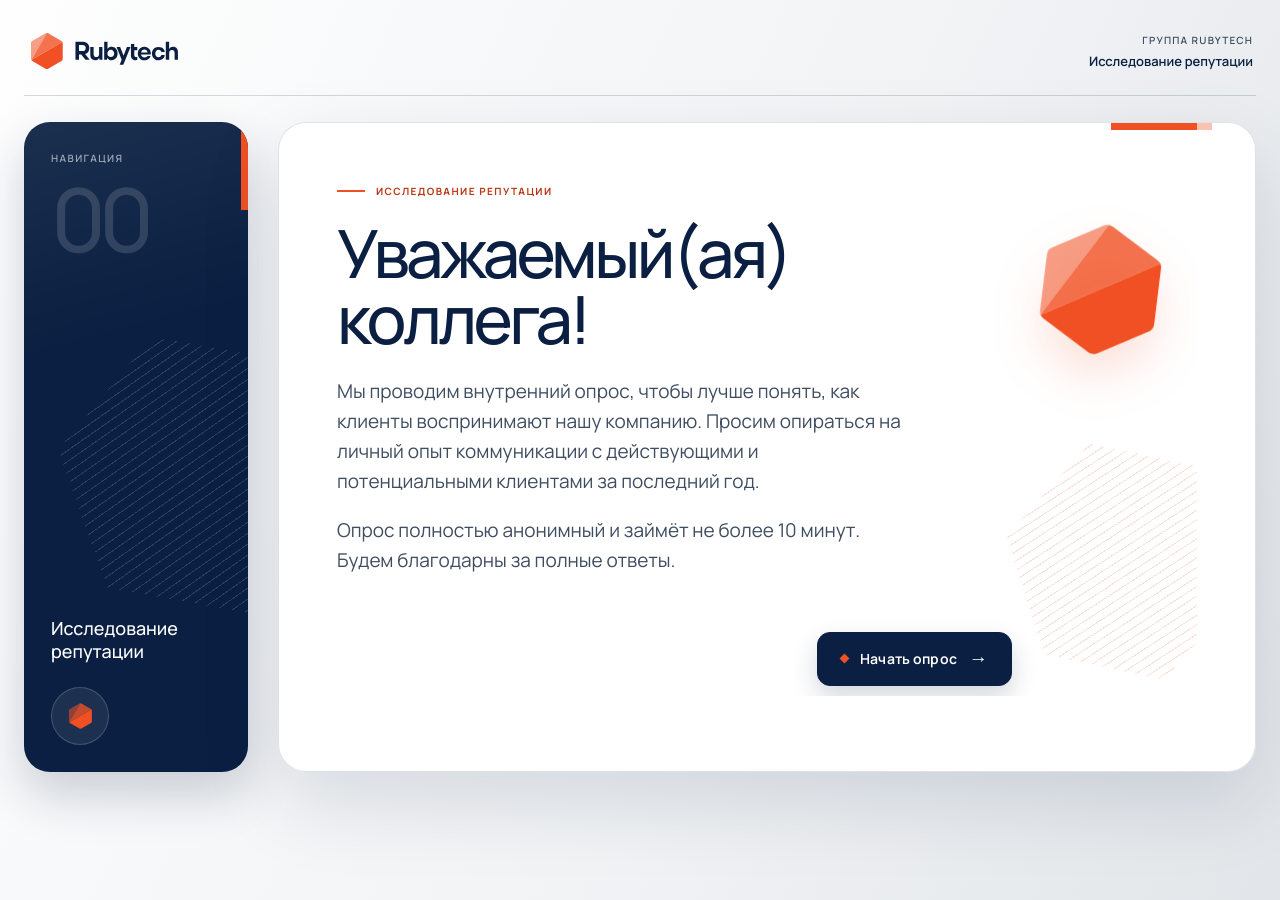
<file: index.html>
<!doctype html>
<html lang="ru">
  <head>
    <meta charset="utf-8" />
    <meta name="viewport" content="width=device-width, initial-scale=1" />
    <meta name="theme-color" content="#0a1f41" />
    <meta name="robots" content="noindex, nofollow" />
    <meta name="description" content="Исследование восприятия нашей компании и её продуктов глазами клиентов." />
    <title>Исследование восприятия нашей компании</title>
    <link rel="icon" href="assets/rubytech-mark.svg" type="image/svg+xml" />
    <link rel="stylesheet" href="styles.css?v=20260903-1" />
  </head>
  <body>
    <div class="brand-atmosphere" aria-hidden="true">
      <div class="brand-atmosphere__ruby">
        <img src="assets/rubytech-mark.svg" alt="" />
      </div>
      <div class="brand-atmosphere__lines"></div>
      <div class="brand-atmosphere__beam"></div>
    </div>

    <main class="survey-shell">
      <header class="topbar" aria-label="Исследование восприятия нашей компании">
        <a class="brand" href="./" aria-label="Опрос о восприятии компании">
          <img src="assets/rubytech-logo.svg" alt="Rubytech" width="147" height="36" />
        </a>
        <div class="brand-context">
          <span>Группа Rubytech</span>
          <strong>Исследование репутации</strong>
        </div>
      </header>

      <div class="survey-workspace">
        <aside class="survey-rail" id="survey-rail" aria-hidden="true">
          <div class="survey-rail__top">
            <span class="survey-rail__overline">Навигация</span>
            <strong class="survey-rail__index" id="rail-index">00</strong>
          </div>
          <div class="survey-rail__bottom">
            <span class="survey-rail__title" id="rail-title">Исследование репутации</span>
            <span class="survey-rail__marker">
              <img src="assets/rubytech-mark.svg" alt="" />
            </span>
          </div>
        </aside>

        <section class="survey-card">
          <span class="survey-card__accent" aria-hidden="true"></span>
          <div class="progress-wrap" id="progress-wrap" hidden>
            <div class="progress-meta">
              <span id="step-label">Вопрос</span>
              <span id="progress-value">0%</span>
            </div>
            <div
              class="progress-track"
              id="progress-track"
              role="progressbar"
              aria-labelledby="step-label"
              aria-valuemin="0"
              aria-valuemax="100"
              aria-valuenow="0"
            >
              <div class="progress-bar" id="progress-bar"></div>
            </div>
          </div>

          <div id="app" class="app-content"></div>
          <p class="sr-only" id="save-status" role="status" aria-live="polite"></p>
        </section>
      </div>
    </main>

    <script>window.__GITHUB_PAGES__ = true;</script>
    <script src="app.js?v=20260903-1" defer></script>
  </body>
</html>
</file>
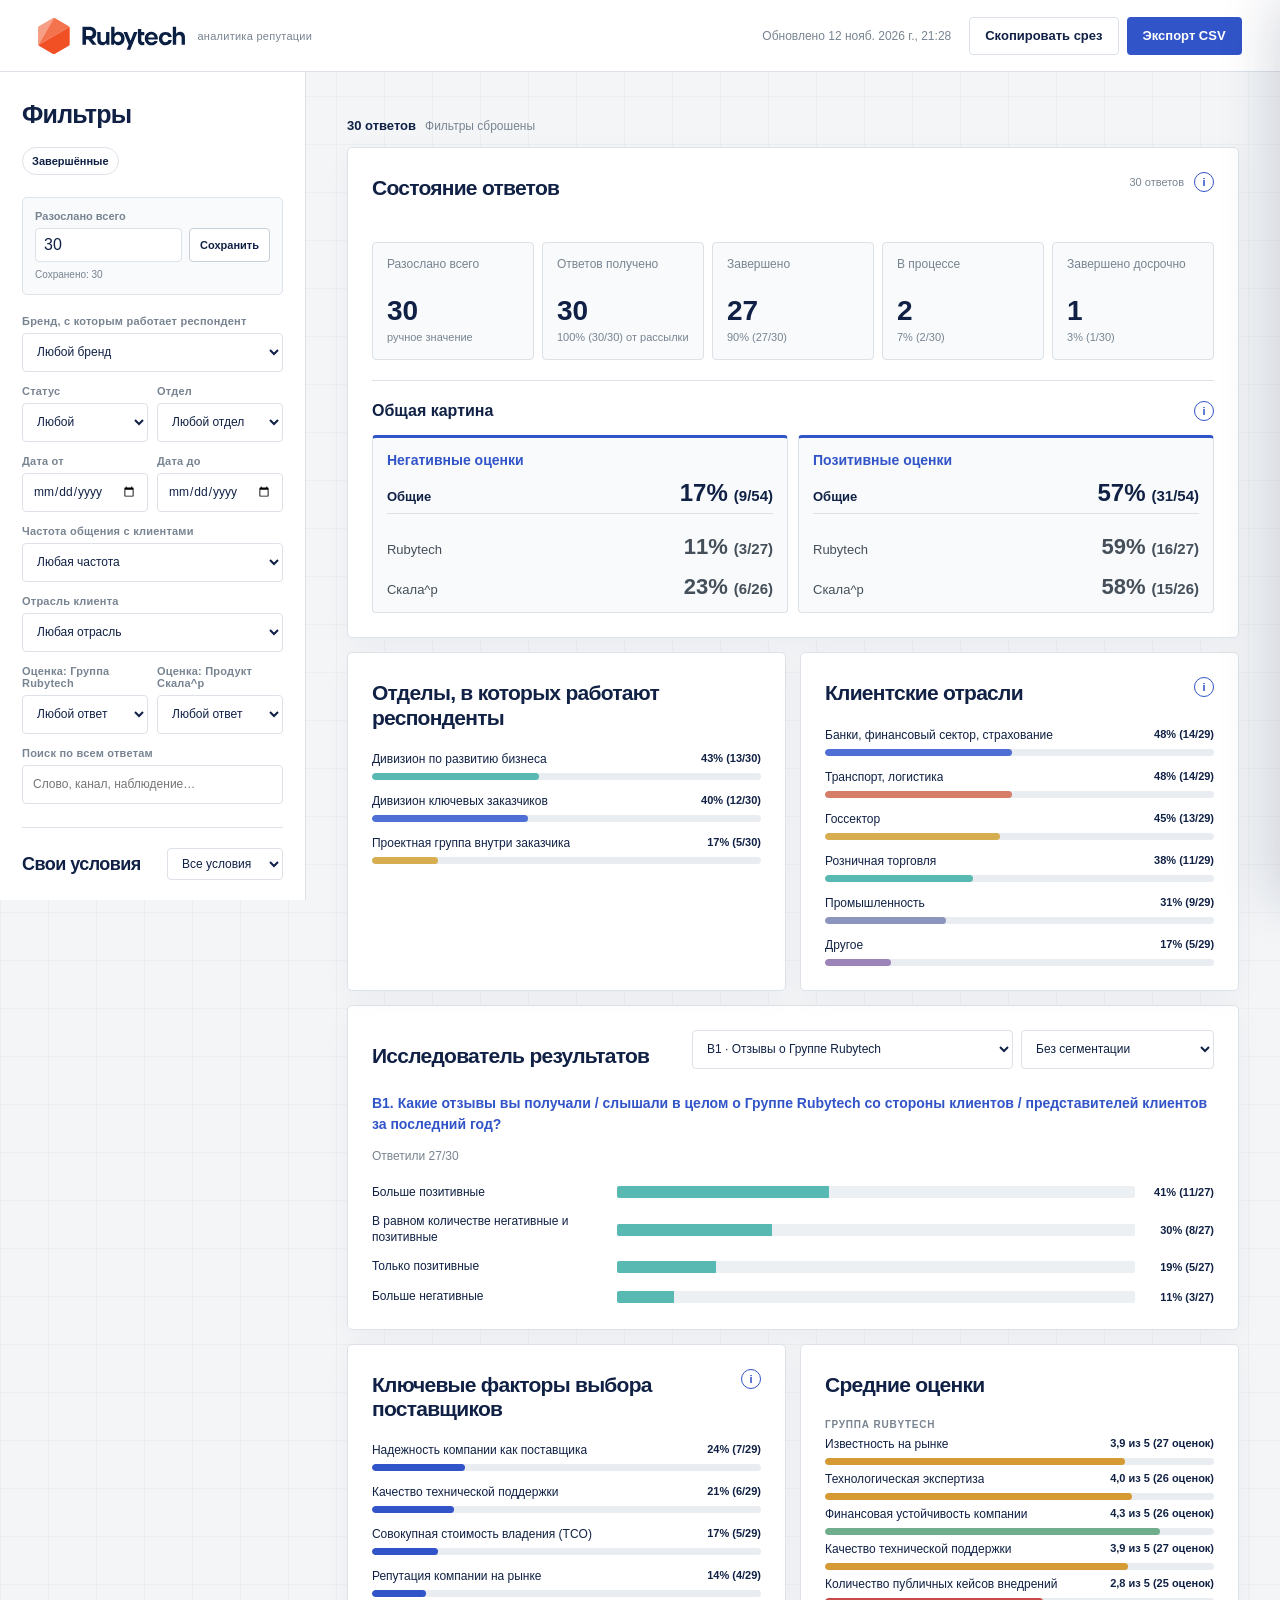
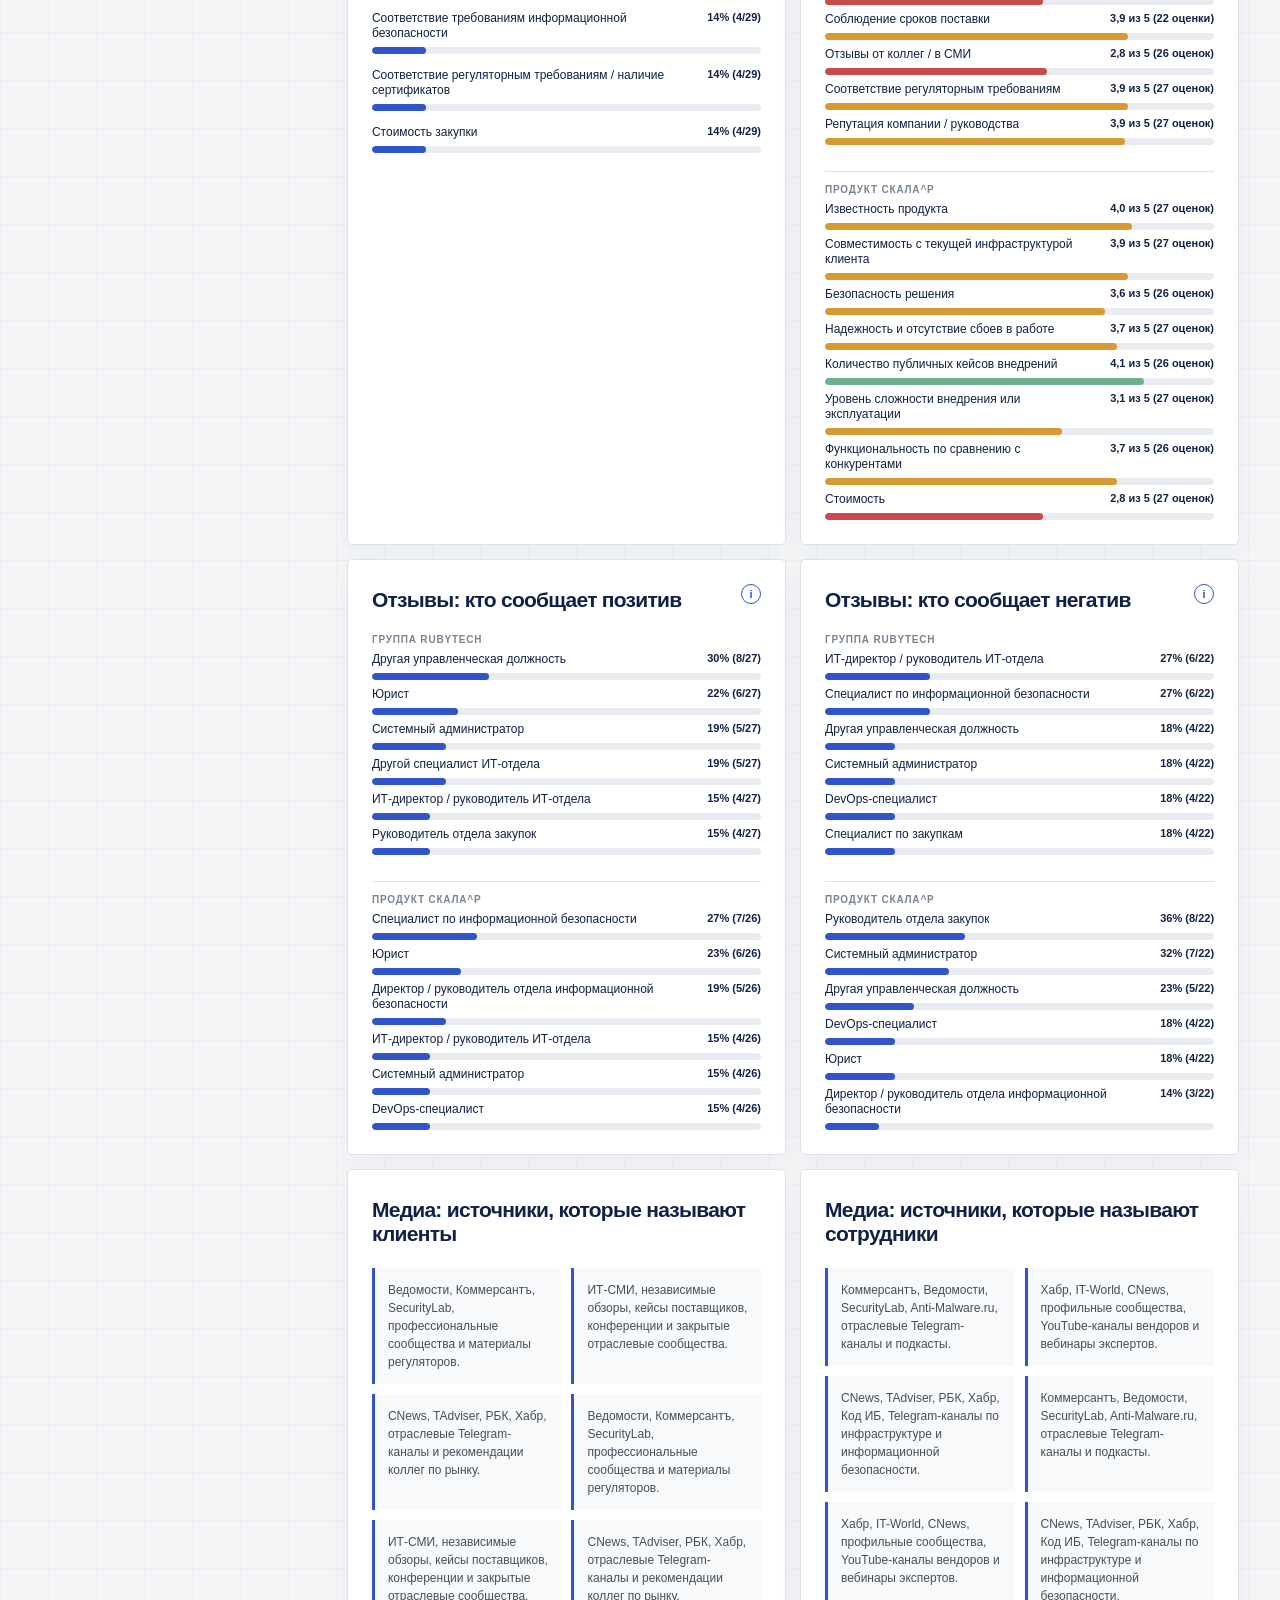
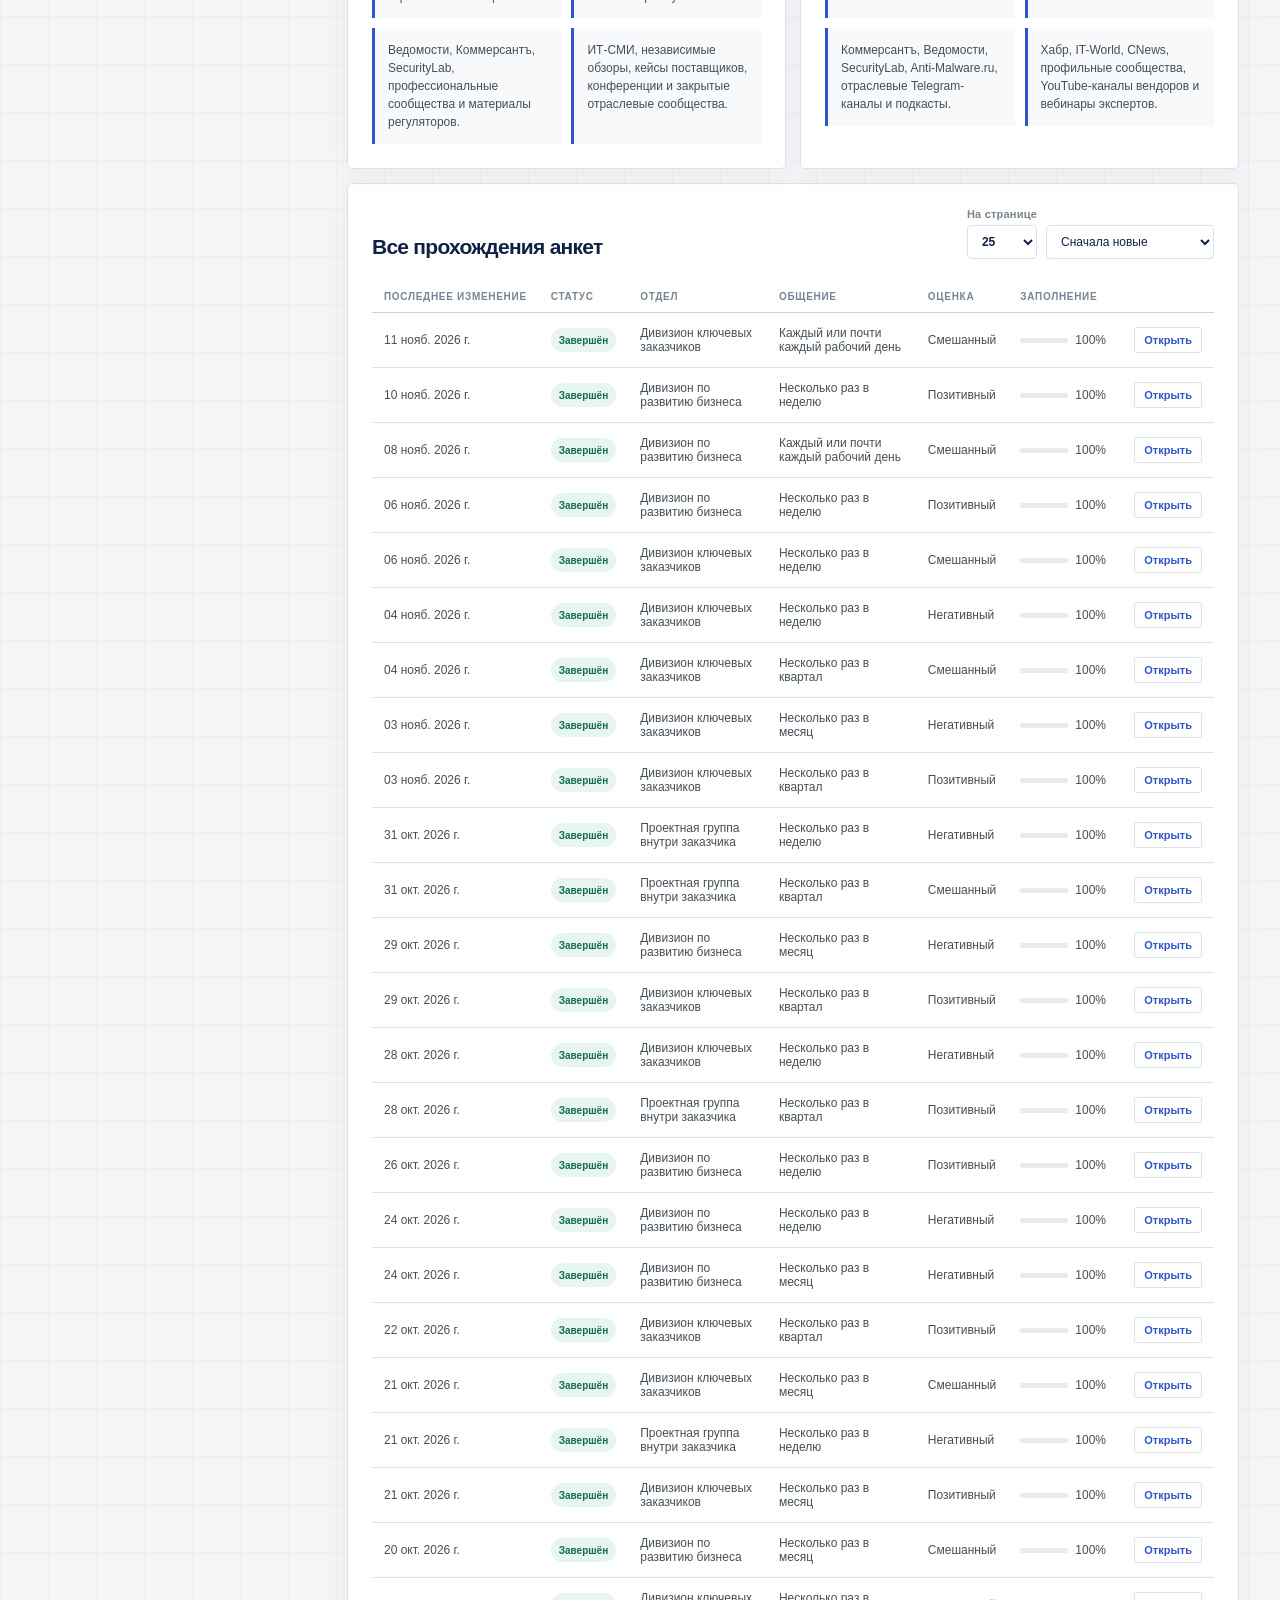
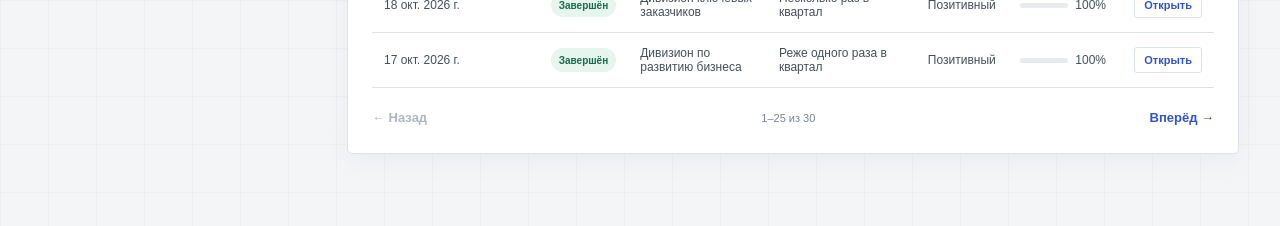
<file: analytics/index.html>
<!doctype html>
<html lang="ru">
  <head>
    <meta charset="utf-8" />
    <meta name="viewport" content="width=device-width, initial-scale=1" />
    <meta name="theme-color" content="#102145" />
    <meta name="robots" content="noindex, nofollow" />
    <title>Аналитика исследования нашей компании</title>
    <link rel="icon" href="../assets/rubytech-mark.svg" type="image/svg+xml" />
    <link rel="stylesheet" href="analytics.css?v=29" />
  </head>
  <body>
    <div class="app-shell">
      <header class="topbar">
        <a class="brand" href="../" aria-label="Вернуться к анкете">
          <img src="../assets/rubytech-logo.svg" alt="Rubytech" width="147" height="36" />
          <span><small>аналитика репутации</small></span>
        </a>
        <div class="topbar-actions">
          <span class="freshness" id="freshness">Загрузка данных…</span>
          <button class="button button-quiet mobile-filter-toggle" id="mobile-filter-toggle" type="button">Фильтры</button>
          <button class="button button-quiet" id="copy-view" type="button">Скопировать срез</button>
          <button class="button button-primary" id="export-csv" type="button">Экспорт CSV</button>
        </div>
      </header>

      <div class="workspace">
        <aside class="filters" id="filters" aria-label="Фильтры аналитики">
          <div class="filters-head">
            <div><h2>Фильтры</h2></div>
            <button class="icon-button" id="close-filters" type="button" aria-label="Закрыть фильтры">×</button>
          </div>          <div class="quick-filters" aria-label="Быстрые фильтры">
            <button class="quick-filter" type="button" data-preset="completed">Завершённые</button>
          </div>

          <div class="filter-settings">
            <label for="sent-total">Разослано всего</label>
            <div class="filter-settings-row"><input id="sent-total" type="number" min="0" step="1" placeholder="Введите число" /><button class="button button-secondary" id="save-sent-total" type="button">Сохранить</button></div>
            <small id="sent-total-status">Задайте число для расчёта доли ответов.</small>
          </div>


          <div class="filter-group" id="brand-filter-group">
            <label for="filter-brand">Бренд, с которым работает респондент</label>
            <select id="filter-brand"></select>
          </div>


          <div class="filter-grid">
            <div class="filter-group">
              <label for="filter-status">Статус</label>
              <select id="filter-status">
                <option value="all">Любой</option>
                <option value="completed">Завершён</option>
                <option value="in_progress">В процессе</option>
                <option value="screened_out">Завершено досрочно</option>
              </select>
            </div>
            <div class="filter-group">
              <label for="filter-department">Отдел</label>
              <select id="filter-department"></select>
            </div>
          </div>

          <div class="filter-grid">
            <div class="filter-group">
              <label for="filter-from">Дата от</label>
              <input id="filter-from" type="date" />
            </div>
            <div class="filter-group">
              <label for="filter-to">Дата до</label>
              <input id="filter-to" type="date" />
            </div>
          </div>

          <div class="filter-group">
            <label for="filter-frequency">Частота общения с клиентами</label>
            <select id="filter-frequency"></select>
          </div>

          <div class="filter-group">
            <label for="filter-industry">Отрасль клиента</label>
            <select id="filter-industry"></select>
          </div>

          <div class="filter-grid">
            <div class="filter-group">
              <label for="filter-company-negative">Оценка: Группа Rubytech</label>
              <select id="filter-company-negative"></select>
            </div>
            <div class="filter-group">
              <label for="filter-product-negative">Оценка: Продукт Скала^р</label>
              <select id="filter-product-negative"></select>
            </div>
          </div>

          <div class="filter-group">
            <label for="filter-search">Поиск по всем ответам</label>
            <input id="filter-search" type="search" placeholder="Слово, канал, наблюдение…" autocomplete="off" />
          </div>

          <div class="advanced-head">
            <div><h3>Свои условия</h3></div>
            <select id="rules-mode" aria-label="Логика условий">
              <option value="all">Все условия</option>
              <option value="any">Хотя бы одно</option>
            </select>
          </div>
          <div class="advanced-rules" id="advanced-rules"></div>
          <button class="button button-secondary button-full" id="add-rule" type="button">+ Добавить условие</button>

          <div class="filter-footer">
            <strong id="filtered-count">0 ответов</strong>
            <button class="text-button" id="reset-filters" type="button">Сбросить фильтры</button>
          </div>
        </aside>

        <main class="dashboard">
          <div class="scope-summary" id="scope-summary" aria-live="polite"></div>
          <section class="panel unified-summary-panel">
            <header class="panel-head"><h2>Состояние ответов</h2><div class="panel-head-tools"><span class="panel-stat" id="status-scope">—</span><span class="info-note"><button type="button" aria-label="Что означает завершено досрочно">i</button><span class="info-tooltip" role="tooltip">«Завершено досрочно» означает, что респондент не общается напрямую с клиентами. Ответ сохранён, но не входит в основные репутационные оценки.</span></span></div></header>
            <div class="summary-section summary-status">
              <div class="status-summary" id="status-summary"></div>
            </div>
            <div class="summary-section">
              <div class="summary-subhead"><h3>Общая картина</h3><span class="info-note"><button type="button" aria-label="Как считается общая статистика">i</button><span class="info-tooltip" role="tooltip">Общие негативные = (негативные оценки Rubytech + негативные оценки Скала^р) / (все ответы, дошедшие до B1 + все ответы, дошедшие до B4). Общие позитивные считаются по той же формуле. В знаменатель входят все ответы, дошедшие до B1 и B4, включая «Затрудняюсь ответить / не получал отзывы».</span></span></div>
              <div id="overall-reputation"></div>
            </div>
          </section>
          <section class="panel-grid">
            <article class="panel"><header class="panel-head"><div><h2>Отделы, в которых работают респонденты</h2></div></header><div class="bar-chart" id="department-chart"></div></article>
            <article class="panel"><header class="panel-head"><div><h2>Клиентские отрасли</h2></div><span class="info-note"><button type="button" aria-label="Как считать проценты по отраслям">i</button><span class="info-tooltip" role="tooltip">Можно выбрать несколько отраслей, поэтому сумма процентов может быть больше 100%.</span></span></header><div class="bar-chart" id="industry-chart"></div></article>
          </section>

          <section class="panel explorer-panel">
            <header class="panel-head explorer-head">
              <div><h2>Исследователь результатов</h2></div>
              <div class="explorer-controls">
                <select id="explorer-question" aria-label="Вопрос"></select>
                <select id="explorer-segment" aria-label="Сегментация">
                  <option value="none">Без сегментации</option>
                  <option value="department">По отделу респондента</option>
                  <option value="industry">По отрасли клиента</option>
                  <option value="status">По статусу</option>
                </select>
              </div>
            </header>
            <div class="question-prompt"><p id="explorer-prompt-text"></p></div>
            <p class="panel-description" id="explorer-description"></p>
            <div class="explorer-chart" id="explorer-chart"></div>
          </section>

          <section class="panel-grid">
            <article class="panel driver-chart"><header class="panel-head"><div><h2>Ключевые факторы выбора поставщиков</h2></div><span class="info-note"><button type="button" aria-label="Что показывает блок ключевых факторов">i</button><span class="info-tooltip" role="tooltip">Блок показывает ответы на вопрос A8: ключевые факторы выбора поставщиков. Вопрос A7 доступен в разделе «Исследователь результатов».</span></span></header><div class="bar-chart" id="factor-chart"></div></article>
            <article class="panel"><header class="panel-head"><div><h2 id="risk-title">Средние оценки</h2></div></header><div class="dual-bars" id="distrust-chart"></div></article>
          </section>

          <section class="panel-grid">
            <article class="panel"><header class="panel-head"><div><h2>Отзывы: кто сообщает позитив</h2></div><span class="info-note"><button type="button" aria-label="Какие вопросы показывают позитив">i</button><span class="info-tooltip" role="tooltip">B22 для Группы Rubytech и B55 для Продукта Скала^р.</span></span></header><div class="dual-bars" id="positive-roles-chart"></div></article>
            <article class="panel"><header class="panel-head"><div><h2>Отзывы: кто сообщает негатив</h2></div><span class="info-note"><button type="button" aria-label="Какие вопросы показывают негатив">i</button><span class="info-tooltip" role="tooltip">B2 для Группы Rubytech и B5 для Продукта Скала^р.</span></span></header><div class="dual-bars" id="negative-roles-chart"></div></article>
          </section>

          <section class="panel-grid">
            <article class="panel"><header class="panel-head"><div><h2>Медиа: источники, которые называют клиенты</h2></div></header><div class="bar-chart" id="media-chart"></div></article>
            <article class="panel"><header class="panel-head"><div><h2>Медиа: источники, которые называют сотрудники</h2></div></header><div class="bar-chart" id="sales-media-chart"></div></article>
          </section>

          <section class="panel responses-panel">
            <header class="panel-head table-head">
              <div><h2>Все прохождения анкет</h2></div>
              <div class="table-controls">
                <label>На странице <select id="page-size"><option>10</option><option selected>25</option><option>50</option></select></label>
                <select id="table-sort" aria-label="Сортировка">
                  <option value="updated_desc">Сначала новые</option>
                  <option value="updated_asc">Сначала старые</option>
                  <option value="completion_desc">Сначала заполненные</option>
                </select>
              </div>
            </header>
            <div class="table-scroll">
              <table>
                <thead><tr><th>Последнее изменение</th><th>Статус</th><th>Отдел</th><th>Общение</th><th>Оценка</th><th>Заполнение</th><th></th></tr></thead>
                <tbody id="responses-body"></tbody>
              </table>
            </div>
            <div class="pagination"><button class="text-button" id="page-prev" type="button">← Назад</button><span id="page-info">—</span><button class="text-button" id="page-next" type="button">Вперёд →</button></div>
          </section>
        </main>
      </div>
    </div>

    <div class="drawer-backdrop" id="drawer-backdrop" hidden></div>
    <aside class="response-drawer" id="response-drawer" aria-label="Ответ респондента" aria-hidden="true">
      <header><div><h2 id="drawer-title">Карточка ответа</h2></div><button class="icon-button" id="close-drawer" type="button" aria-label="Закрыть">×</button></header>
      <div class="drawer-meta" id="drawer-meta"></div>
      <div class="drawer-content" id="drawer-content"></div>
    </aside>

    <div class="toast" id="toast" role="status" aria-live="polite"></div>
    <div class="loading" id="loading"><span class="loading-mark"><i></i><i></i><i></i></span><p>Собираем аналитику…</p></div>
    <div class="error-screen" id="error-screen" hidden><h1>Не удалось загрузить данные</h1><p id="error-message">Обновите страницу и попробуйте снова.</p><button class="button button-primary" id="retry-load" type="button">Повторить</button></div>

    <script>window.__GITHUB_PAGES__ = true;</script>
    <script src="schema.js?v=4" defer></script>
    <script src="analytics.js?v=29" defer></script>
  </body>
</html>
</file>
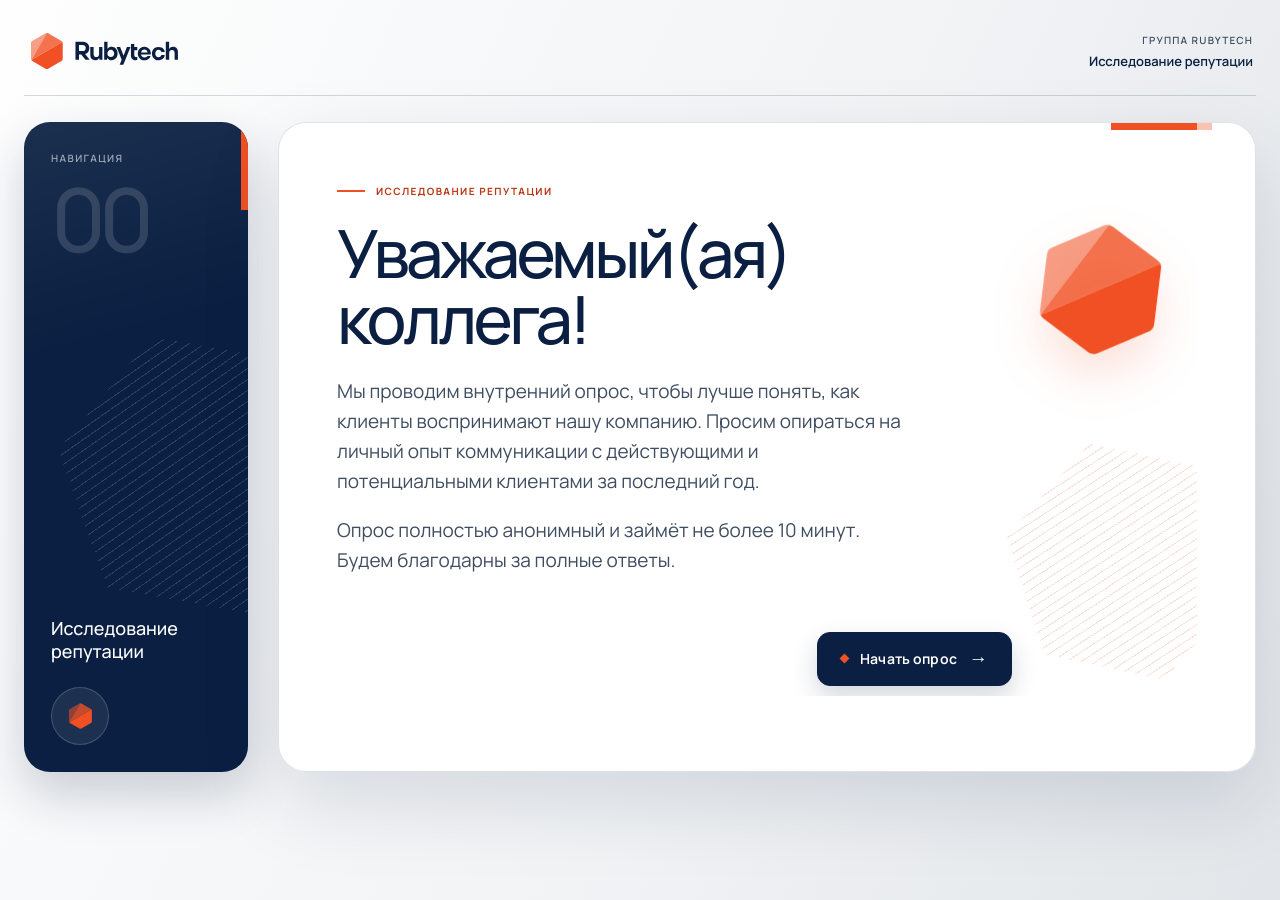
<file: public/index.html>
<!doctype html>
<html lang="ru">
  <head>
    <meta charset="utf-8" />
    <meta name="viewport" content="width=device-width, initial-scale=1" />
    <meta name="theme-color" content="#0a1f41" />
    <meta name="robots" content="noindex, nofollow" />
    <meta name="description" content="Исследование восприятия нашей компании и её продуктов глазами клиентов." />
    <title>Исследование восприятия нашей компании</title>
    <link rel="icon" href="assets/rubytech-mark.svg" type="image/svg+xml" />
    <link rel="stylesheet" href="styles.css?v=20260903-1" />
  </head>
  <body>
    <div class="brand-atmosphere" aria-hidden="true">
      <div class="brand-atmosphere__ruby">
        <img src="assets/rubytech-mark.svg" alt="" />
      </div>
      <div class="brand-atmosphere__lines"></div>
      <div class="brand-atmosphere__beam"></div>
    </div>

    <main class="survey-shell">
      <header class="topbar" aria-label="Исследование восприятия нашей компании">
        <a class="brand" href="./" aria-label="Опрос о восприятии компании">
          <img src="assets/rubytech-logo.svg" alt="Rubytech" width="147" height="36" />
        </a>
        <div class="brand-context">
          <span>Группа Rubytech</span>
          <strong>Исследование репутации</strong>
        </div>
      </header>

      <div class="survey-workspace">
        <aside class="survey-rail" id="survey-rail" aria-hidden="true">
          <div class="survey-rail__top">
            <span class="survey-rail__overline">Навигация</span>
            <strong class="survey-rail__index" id="rail-index">00</strong>
          </div>
          <div class="survey-rail__bottom">
            <span class="survey-rail__title" id="rail-title">Исследование репутации</span>
            <span class="survey-rail__marker">
              <img src="assets/rubytech-mark.svg" alt="" />
            </span>
          </div>
        </aside>

        <section class="survey-card">
          <span class="survey-card__accent" aria-hidden="true"></span>
          <div class="progress-wrap" id="progress-wrap" hidden>
            <div class="progress-meta">
              <span id="step-label">Вопрос</span>
              <span id="progress-value">0%</span>
            </div>
            <div
              class="progress-track"
              id="progress-track"
              role="progressbar"
              aria-labelledby="step-label"
              aria-valuemin="0"
              aria-valuemax="100"
              aria-valuenow="0"
            >
              <div class="progress-bar" id="progress-bar"></div>
            </div>
          </div>

          <div id="app" class="app-content"></div>
          <p class="sr-only" id="save-status" role="status" aria-live="polite"></p>
        </section>
      </div>
    </main>

    <script src="app.js?v=20260903-1" defer></script>
  </body>
</html>
</file>
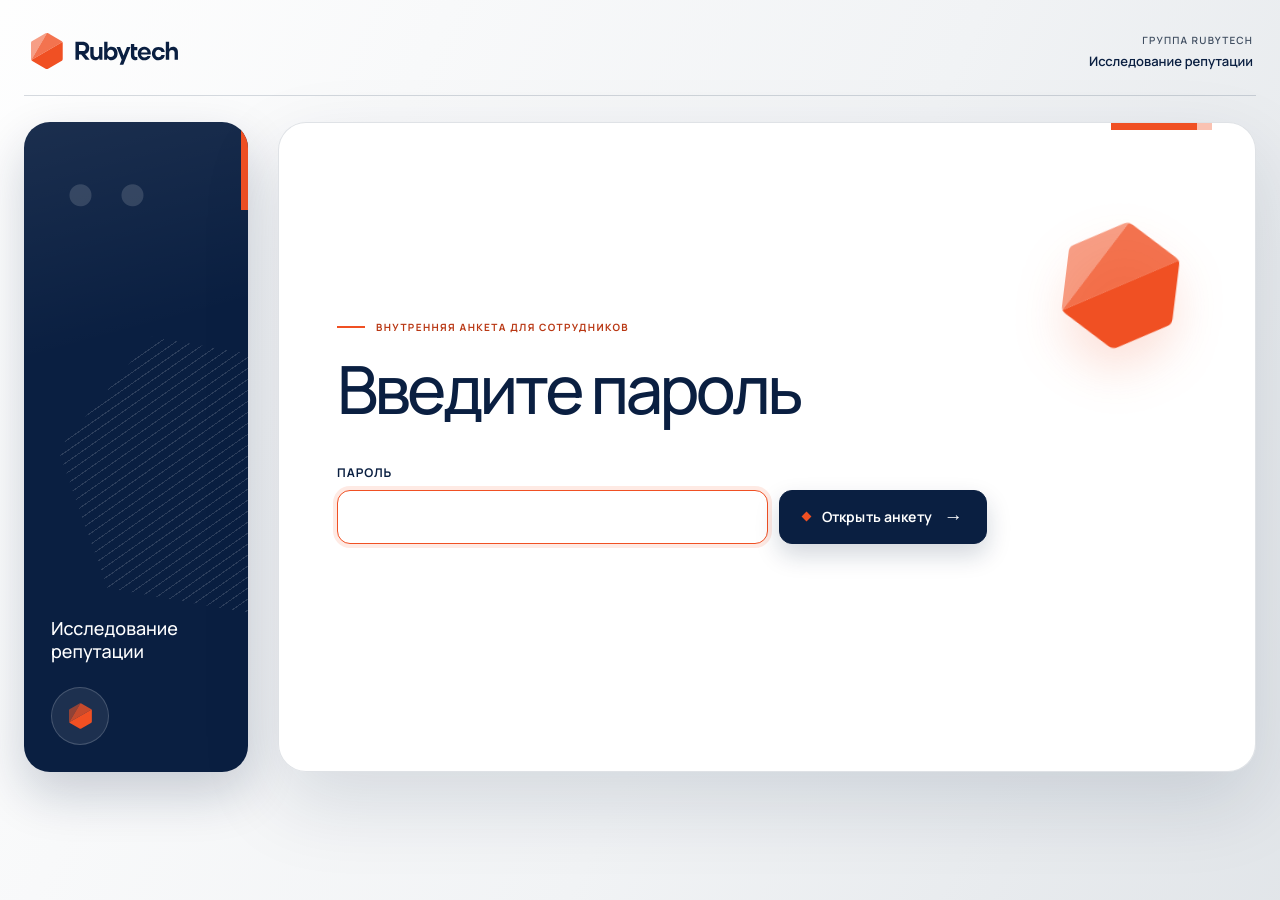
<file: access.html>
<!doctype html>
<html lang="ru">
  <head>
    <meta charset="utf-8" />
    <meta name="viewport" content="width=device-width, initial-scale=1" />
    <meta name="theme-color" content="#0a1f41" />
    <meta name="robots" content="noindex, nofollow" />
    <title>Доступ к исследованию</title>
    <link rel="icon" href="assets/rubytech-mark.svg" type="image/svg+xml" />
    <link rel="stylesheet" href="styles.css?v=20260903-1" />
  </head>
  <body>
    <div class="brand-atmosphere" aria-hidden="true">
      <div class="brand-atmosphere__ruby"><img src="assets/rubytech-mark.svg" alt="" /></div>
      <div class="brand-atmosphere__lines"></div>
      <div class="brand-atmosphere__beam"></div>
    </div>

    <main class="survey-shell">
      <header class="topbar" aria-label="Исследование восприятия нашей компании">
        <span class="brand" aria-label="Rubytech">
          <img src="assets/rubytech-logo.svg" alt="Rubytech" width="147" height="36" />
        </span>
        <div class="brand-context">
          <span>Группа Rubytech</span>
          <strong>Исследование репутации</strong>
        </div>
      </header>

      <div class="survey-workspace">
        <aside class="survey-rail access-rail" aria-hidden="true">
          <div class="survey-rail__top">
            <strong class="survey-rail__index">••</strong>
          </div>
          <div class="survey-rail__bottom">
            <span class="survey-rail__title">Исследование репутации</span>
            <span class="survey-rail__marker"><img src="assets/rubytech-mark.svg" alt="" /></span>
          </div>
        </aside>

        <section class="survey-card">
          <span class="survey-card__accent" aria-hidden="true"></span>
          <div class="app-content access-content">
            <section class="step access-step">
              <span class="eyebrow">Внутренняя анкета для сотрудников</span>
              <h1>Введите пароль</h1>

              <form class="access-form" id="access-form" novalidate>
                <label class="access-label" for="survey-password">Пароль</label>
                <div class="access-control">
                  <input
                    class="access-input"
                    id="survey-password"
                    name="password"
                    type="password"
                    autocomplete="current-password"
                    maxlength="128"
                    required
                    autofocus
                  />
                  <button class="button button-primary" id="access-submit" type="submit">
                    Открыть анкету <span class="button-symbol" aria-hidden="true">→</span>
                  </button>
                </div>
                <p class="access-error" id="access-error" role="alert" aria-live="polite"></p>
              </form>
            </section>
          </div>
        </section>
      </div>
    </main>

    <script src="access.js?v=1" defer></script>
  </body>
</html>
</file>
<file: styles.css>
@font-face {
  font-family: "Manrope";
  font-style: normal;
  font-weight: 200 800;
  font-display: swap;
  src: url("assets/fonts/manrope-cyrillic.woff2") format("woff2");
  unicode-range: U+0301, U+0400-045F, U+0490-0491, U+04B0-04B1, U+2116;
}

@font-face {
  font-family: "Manrope";
  font-style: normal;
  font-weight: 200 800;
  font-display: swap;
  src: url("assets/fonts/manrope-latin.woff2") format("woff2");
  unicode-range: U+0000-00FF, U+0131, U+0152-0153, U+02BB-02BC, U+02C6, U+02DA,
    U+02DC, U+0304, U+0308, U+0329, U+2000-206F, U+20AC, U+2122, U+2191,
    U+2193, U+2212, U+2215, U+FEFF, U+FFFD;
}

:root {
  color-scheme: light;
  --deep-navy: #0a1f41;
  --logo-navy: #102145;
  --navy-raised: #173558;
  --digital-ruby: #f05023;
  --ruby-bright: #ff4c00;
  --ruby-deep: #b93814;
  --ruby-soft: #fff0e9;
  --silver: #a5a8aa;
  --cyan: #00bec8;
  --ink: #102145;
  --text: #3f4d60;
  --muted: #64748b;
  --line: #dce2e8;
  --line-strong: #7b8998;
  --canvas: #f1f3f5;
  --paper: #ffffff;
  --danger: #a62d42;
  --ease-out: cubic-bezier(0.16, 1, 0.3, 1);
  --ease-spring: cubic-bezier(0.2, 1.25, 0.35, 1);
  --shadow-card: 0 30px 80px rgba(10, 31, 65, 0.13);
}

* {
  box-sizing: border-box;
}

html {
  min-height: 100%;
  background: var(--canvas);
}

body {
  min-height: 100vh;
  margin: 0;
  overflow-x: hidden;
  color: var(--text);
  font-family: "Manrope", "Helvetica Neue", Arial, system-ui, sans-serif;
  -webkit-font-smoothing: antialiased;
  text-rendering: geometricPrecision;
  background:
    linear-gradient(115deg, rgba(255, 255, 255, 0.92), rgba(241, 243, 245, 0.94) 58%, rgba(224, 228, 232, 0.9)),
    var(--canvas);
}

body::before {
  position: fixed;
  z-index: -3;
  inset: 0;
  pointer-events: none;
  content: "";
  opacity: 0.55;
  background-image:
    linear-gradient(rgba(10, 31, 65, 0.025) 1px, transparent 1px),
    linear-gradient(90deg, rgba(10, 31, 65, 0.025) 1px, transparent 1px);
  background-size: 54px 54px;
}

button,
input,
textarea {
  font: inherit;
}

button {
  cursor: pointer;
}

fieldset {
  min-width: 0;
  margin: 0;
  padding: 0;
  border: 0;
}

.sr-only {
  position: absolute;
  width: 1px;
  height: 1px;
  padding: 0;
  margin: -1px;
  overflow: hidden;
  clip: rect(0, 0, 0, 0);
  white-space: nowrap;
  border: 0;
}

.brand-atmosphere {
  position: fixed;
  z-index: -2;
  inset: 0;
  overflow: hidden;
  pointer-events: none;
}

.brand-atmosphere__ruby {
  position: absolute;
  top: -82px;
  right: clamp(-58px, 2vw, 28px);
  display: grid;
  width: clamp(230px, 25vw, 390px);
  aspect-ratio: 1;
  place-items: center;
  opacity: 0.07;
  border: 1px solid var(--digital-ruby);
  border-radius: 50%;
  transform: rotate(18deg);
}

.brand-atmosphere__ruby::before,
.brand-atmosphere__ruby::after {
  position: absolute;
  inset: 11%;
  content: "";
  border: 1px solid var(--digital-ruby);
  border-radius: 50%;
}

.brand-atmosphere__ruby::after {
  inset: 22%;
}

.brand-atmosphere__ruby img {
  width: 33%;
  height: auto;
}

.brand-atmosphere__lines {
  position: absolute;
  right: -110px;
  bottom: -145px;
  width: 470px;
  height: 470px;
  opacity: 0.17;
  background: repeating-linear-gradient(
    135deg,
    var(--digital-ruby) 0,
    var(--digital-ruby) 1px,
    transparent 1px,
    transparent 10px
  );
  clip-path: polygon(25% 6%, 75% 6%, 100% 50%, 75% 94%, 25% 94%, 0 50%);
  transform: rotate(10deg);
}

.brand-atmosphere__beam {
  position: absolute;
  bottom: 12%;
  left: -180px;
  width: 510px;
  height: 2px;
  opacity: 0.45;
  background: linear-gradient(90deg, transparent, var(--digital-ruby), transparent);
  transform: rotate(-32deg);
}

.survey-shell {
  width: min(100% - 48px, 1240px);
  margin: 0 auto;
  padding: 24px 0 56px;
}

.topbar {
  display: flex;
  align-items: center;
  justify-content: space-between;
  min-height: 72px;
  margin-bottom: 26px;
  padding: 0 3px 17px;
  border-bottom: 1px solid rgba(10, 31, 65, 0.16);
}

.brand {
  display: inline-flex;
  align-items: center;
  text-decoration: none;
  transition: opacity 180ms ease;
}

.brand:hover {
  opacity: 0.74;
}

.brand:focus-visible {
  outline: 3px solid var(--digital-ruby);
  outline-offset: 7px;
  border-radius: 4px;
}

.brand img {
  display: block;
  width: 155px;
  height: 36px;
}

.brand-context {
  display: grid;
  gap: 5px;
  text-align: right;
}

.brand-context span {
  color: var(--text);
  font-size: 10px;
  font-weight: 600;
  letter-spacing: 0.12em;
  text-transform: uppercase;
}

.brand-context strong {
  color: var(--deep-navy);
  font-size: 13px;
  font-weight: 600;
}

.survey-workspace {
  display: grid;
  grid-template-columns: 224px minmax(0, 1fr);
  gap: 30px;
  align-items: start;
}

.survey-rail {
  position: sticky;
  top: 24px;
  display: flex;
  min-height: 650px;
  overflow: hidden;
  flex-direction: column;
  justify-content: space-between;
  padding: 29px 27px 27px;
  color: #fff;
  border-radius: 26px;
  background:
    linear-gradient(165deg, rgba(255, 255, 255, 0.07), transparent 34%),
    var(--deep-navy);
  box-shadow: 0 22px 50px rgba(10, 31, 65, 0.2);
}

.survey-rail::before {
  position: absolute;
  top: 0;
  right: 0;
  width: 7px;
  height: 88px;
  content: "";
  background: var(--digital-ruby);
}

.survey-rail::after {
  position: absolute;
  top: 32%;
  right: -98px;
  width: 290px;
  height: 290px;
  content: "";
  opacity: 0.14;
  background: repeating-linear-gradient(
    135deg,
    #fff 0,
    #fff 1px,
    transparent 1px,
    transparent 9px
  );
  clip-path: polygon(25% 6%, 75% 6%, 100% 50%, 75% 94%, 25% 94%, 0 50%);
  transform: rotate(10deg);
}

.survey-rail__top,
.survey-rail__bottom {
  position: relative;
  z-index: 1;
}

.survey-rail__top {
  display: grid;
  gap: 15px;
}

.survey-rail__overline {
  color: rgba(255, 255, 255, 0.58);
  font-size: 10px;
  font-weight: 600;
  letter-spacing: 0.14em;
  text-transform: uppercase;
}

.survey-rail__index {
  color: rgba(255, 255, 255, 0.14);
  font-size: 88px;
  font-weight: 500;
  line-height: 0.9;
  letter-spacing: -0.08em;
  transition: color 400ms ease;
}

.survey-rail__bottom {
  display: grid;
  gap: 24px;
}

.survey-rail__title {
  max-width: 155px;
  font-size: 18px;
  font-weight: 500;
  line-height: 1.25;
}

.survey-rail__marker {
  display: grid;
  width: 58px;
  height: 58px;
  place-items: center;
  border: 1px solid rgba(255, 255, 255, 0.18);
  border-radius: 50%;
  background: rgba(255, 255, 255, 0.08);
}

.survey-rail__marker img {
  width: 23px;
  height: auto;
}

.survey-card {
  position: relative;
  min-width: 0;
  min-height: 650px;
  overflow: hidden;
  border: 1px solid rgba(10, 31, 65, 0.13);
  border-radius: 28px;
  background: rgba(255, 255, 255, 0.97);
  box-shadow: var(--shadow-card);
}

.survey-card__accent {
  position: absolute;
  z-index: 2;
  top: 0;
  right: 58px;
  width: 86px;
  height: 7px;
  background: var(--digital-ruby);
}

.survey-card__accent::after {
  position: absolute;
  top: 0;
  right: -15px;
  width: 15px;
  height: 7px;
  content: "";
  opacity: 0.35;
  background: var(--digital-ruby);
}

.progress-wrap {
  padding: 30px 58px 0;
}

.progress-meta {
  display: flex;
  align-items: center;
  justify-content: space-between;
  gap: 16px;
  color: var(--muted);
  font-size: 10px;
  font-weight: 650;
  letter-spacing: 0.11em;
  text-transform: uppercase;
}

.progress-track {
  height: 3px;
  margin-top: 13px;
  overflow: hidden;
  border-radius: 99px;
  background: color-mix(in srgb, var(--silver) 38%, white);
}

.progress-bar {
  position: relative;
  width: 0;
  height: 100%;
  border-radius: inherit;
  background: linear-gradient(90deg, var(--deep-navy), var(--digital-ruby));
  transition: width 550ms var(--ease-out);
}

.progress-bar::after {
  position: absolute;
  top: 50%;
  right: 0;
  width: 9px;
  height: 9px;
  content: "";
  border: 2px solid #fff;
  border-radius: 50%;
  background: var(--digital-ruby);
  box-shadow: 0 0 0 3px rgba(240, 80, 35, 0.17);
  transform: translate(1px, -50%);
}

.app-content {
  min-height: 560px;
  padding: 51px 58px 46px;
}

.step {
  position: relative;
  animation: step-enter 520ms var(--ease-out) both;
}

.app-content.is-static-render .step,
.app-content.is-static-render .option-card,
.app-content.is-static-render .matrix-row {
  animation: none;
}

@keyframes step-enter {
  from {
    opacity: 0;
    transform: translateY(14px);
  }
  to {
    opacity: 1;
    transform: translateY(0);
  }
}

.eyebrow {
  display: inline-flex;
  align-items: center;
  gap: 11px;
  margin-bottom: 24px;
  color: var(--ruby-deep);
  font-size: 10px;
  font-weight: 700;
  letter-spacing: 0.14em;
  line-height: 1;
  text-transform: uppercase;
}

.eyebrow::before {
  width: 28px;
  height: 2px;
  content: "";
  background: var(--digital-ruby);
}

h1,
h2,
p {
  margin-top: 0;
}

.step h1[tabindex="-1"]:focus,
.step h2[tabindex="-1"]:focus {
  outline: none;
}

h1 {
  max-width: 700px;
  margin-bottom: 24px;
  color: var(--deep-navy);
  font-size: clamp(44px, 5.2vw, 68px);
  font-weight: 500;
  line-height: 0.99;
  letter-spacing: -0.055em;
}

h2 {
  max-width: 760px;
  margin-bottom: 15px;
  color: var(--deep-navy);
  font-size: clamp(29px, 3vw, 40px);
  font-weight: 500;
  line-height: 1.1;
  letter-spacing: -0.04em;
}

h1 sup {
  position: relative;
  top: -0.45em;
  margin-left: 1px;
  color: var(--cyan);
  font-size: 0.4em;
  font-weight: 650;
}

.lead {
  max-width: 620px;
  color: var(--text);
  font-size: 18px;
  line-height: 1.58;
}

.welcome {
  display: flex;
  min-height: 475px;
  overflow: hidden;
  flex-direction: column;
  justify-content: center;
  padding: 12px 185px 10px 0;
}

.welcome::before {
  position: absolute;
  top: 48px;
  right: 38px;
  width: 116px;
  height: 134px;
  content: "";
  background: url("assets/rubytech-mark.svg") center / contain no-repeat;
  filter: drop-shadow(0 22px 24px rgba(240, 80, 35, 0.18));
  transform: rotate(7deg);
}

.welcome::after {
  position: absolute;
  right: -52px;
  bottom: 12px;
  width: 245px;
  height: 245px;
  content: "";
  opacity: 0.18;
  background: repeating-linear-gradient(
    135deg,
    var(--digital-ruby) 0,
    var(--digital-ruby) 1px,
    transparent 1px,
    transparent 8px
  );
  clip-path: polygon(25% 6%, 75% 6%, 100% 50%, 75% 94%, 25% 94%, 0 50%);
  transform: rotate(12deg);
}

.welcome > * {
  position: relative;
  z-index: 1;
}

.welcome h1 {
  max-width: 590px;
}

.welcome .lead {
  max-width: 580px;
  font-size: 19px;
}

.section-screen {
  min-width: 0;
  padding: 96px 64px 60px;
  overflow: hidden;
  color: #fff;
  background:
    linear-gradient(150deg, rgba(255, 255, 255, 0.07), transparent 38%),
    var(--deep-navy);
}

.survey-card:has(.section-screen) {
  display: grid;
  background: var(--deep-navy);
}

.app-content:has(> .section-screen) {
  display: grid;
  min-width: 0;
  min-height: 0;
  padding: 0;
}

.section-screen::before {
  position: absolute;
  top: -60px;
  right: -52px;
  width: 260px;
  height: 300px;
  content: "";
  opacity: 0.72;
  background: url("assets/rubytech-mark.svg") center / 96px auto no-repeat;
  border: 1px solid rgba(255, 255, 255, 0.12);
  border-radius: 50%;
}

.section-screen::after {
  position: absolute;
  right: -80px;
  bottom: -105px;
  width: 360px;
  height: 360px;
  content: "";
  opacity: 0.13;
  background: repeating-linear-gradient(
    135deg,
    #fff 0,
    #fff 1px,
    transparent 1px,
    transparent 9px
  );
  clip-path: polygon(25% 6%, 75% 6%, 100% 50%, 75% 94%, 25% 94%, 0 50%);
  transform: rotate(14deg);
}

.section-screen > * {
  position: relative;
  z-index: 1;
}

.section-screen .eyebrow {
  color: #ffb094;
}

.section-screen h1 {
  max-width: 620px;
  color: #fff;
  overflow-wrap: anywhere;
}

.section-screen .lead {
  max-width: 610px;
  color: rgba(255, 255, 255, 0.72);
}

.section-screen .button-secondary {
  color: rgba(255, 255, 255, 0.68);
}

.section-screen .button-secondary:hover {
  color: #fff;
}

.question-code {
  display: flex;
  align-items: center;
  gap: 12px;
  margin-bottom: 17px;
  color: var(--ruby-deep);
  font-size: 10px;
  font-weight: 700;
  letter-spacing: 0.14em;
  line-height: 1;
  text-transform: uppercase;
}

.question-code::before {
  width: 8px;
  height: 8px;
  content: "";
  background: var(--digital-ruby);
  transform: rotate(45deg);
}

.question-help {
  max-width: 660px;
  margin-bottom: 27px;
  color: var(--muted);
  font-size: 14px;
  line-height: 1.55;
}

.question-required {
  color: var(--ruby-deep);
}

.option-list {
  display: grid;
  gap: 10px;
}

.option-card {
  position: relative;
  display: grid;
  grid-template-columns: 22px minmax(0, 1fr) 22px;
  gap: 15px;
  align-items: center;
  min-height: 64px;
  padding: 16px 18px;
  overflow: hidden;
  color: var(--deep-navy);
  line-height: 1.42;
  border: 1px solid var(--line);
  border-radius: 14px;
  background: #fbfcfd;
  animation: option-enter 380ms var(--ease-out) both;
  animation-delay: calc(var(--option-index) * 22ms);
  transition:
    border-color 170ms ease,
    background 170ms ease,
    box-shadow 170ms ease,
    transform 120ms ease;
}

.option-card::before {
  position: absolute;
  top: 0;
  bottom: 0;
  left: 0;
  width: 4px;
  content: "";
  background: var(--digital-ruby);
  transform: scaleY(0);
  transform-origin: center;
  transition: transform 240ms var(--ease-out);
}

@keyframes option-enter {
  from {
    opacity: 0;
    transform: translateY(5px);
  }
  to {
    opacity: 1;
    transform: translateY(0);
  }
}

@media (hover: hover) {
  .option-card:hover {
    border-color: #c1cbd5;
    background: #fff;
    box-shadow: 0 8px 20px rgba(10, 31, 65, 0.06);
  }
}

.option-card:active {
  transform: scale(0.995);
}

.option-card:has(input:focus-visible) {
  outline: 3px solid var(--digital-ruby);
  outline-offset: 2px;
}

.option-card:has(input:checked) {
  border-color: rgba(240, 80, 35, 0.66);
  background: var(--ruby-soft);
  box-shadow: 0 8px 22px rgba(240, 80, 35, 0.08);
}

.option-card:has(input:checked)::before {
  transform: scaleY(1);
}

.option-card input {
  width: 21px;
  height: 21px;
  margin: 0;
  appearance: none;
  border: 1.5px solid #7b8998;
  outline: 0;
  background: #fff;
  transition:
    border-color 170ms ease,
    box-shadow 170ms ease,
    background 170ms ease,
    transform 170ms var(--ease-spring);
}

.option-card input:focus-visible {
  outline: 2px solid var(--digital-ruby);
  outline-offset: 3px;
}

.option-card input[type="radio"] {
  border-radius: 50%;
}

.option-card input[type="checkbox"] {
  border-radius: 6px;
}

.option-card input:checked {
  border: 6px solid var(--digital-ruby);
  box-shadow: 0 0 0 3px rgba(240, 80, 35, 0.1);
  transform: scale(1.03);
}

.option-card input[type="checkbox"]:checked {
  border-width: 1.5px;
  background: var(--digital-ruby);
}

.option-card__label {
  min-width: 0;
  font-size: 15px;
}

.option-check {
  display: grid;
  width: 22px;
  height: 22px;
  place-items: center;
  color: #fff;
  font-size: 11px;
  font-weight: 800;
  line-height: 1;
  opacity: 0;
  border-radius: 7px;
  background: var(--deep-navy);
  transform: scale(0.6) rotate(-10deg);
  transition: opacity 160ms ease, transform 220ms var(--ease-spring);
}

.option-card:has(input:checked) .option-check {
  opacity: 1;
  transform: scale(1) rotate(0);
}

.other-input-wrap {
  display: block;
  margin: 12px 0 0 37px;
  animation: reveal-field 240ms var(--ease-out) both;
}

@keyframes reveal-field {
  from {
    opacity: 0;
    transform: translateY(-5px);
  }
  to {
    opacity: 1;
    transform: translateY(0);
  }
}

.text-input,
.text-area {
  width: 100%;
  color: var(--deep-navy);
  border: 1px solid var(--line-strong);
  border-radius: 12px;
  outline: none;
  background: #fbfcfd;
  transition:
    border-color 180ms ease,
    box-shadow 180ms ease,
    background 180ms ease;
}

.text-input {
  min-height: 54px;
  padding: 14px 16px;
}

.text-area {
  min-height: 190px;
  padding: 17px 18px;
  resize: vertical;
  line-height: 1.58;
}

.text-input:focus,
.text-area:focus {
  border-color: var(--digital-ruby);
  outline: 2px solid var(--digital-ruby);
  outline-offset: 2px;
  background: #fff;
  box-shadow: 0 0 0 4px rgba(240, 80, 35, 0.12);
}

.text-input::placeholder,
.text-area::placeholder {
  color: var(--muted);
}

.limit-note {
  display: flex;
  justify-content: space-between;
  gap: 12px;
  margin: 12px 0 0;
  color: var(--muted);
  font-size: 11px;
  line-height: 1.4;
}

.matrix {
  display: grid;
  gap: 12px;
}

.matrix-row {
  padding: 20px;
  border: 1px solid var(--line);
  border-radius: 16px;
  background: #fbfcfd;
  animation: matrix-enter 400ms var(--ease-out) both;
  animation-delay: calc(var(--row-index) * 30ms);
}

@keyframes matrix-enter {
  from {
    opacity: 0;
    transform: translateY(6px);
  }
  to {
    opacity: 1;
    transform: translateY(0);
  }
}

.matrix-title {
  margin-bottom: 15px;
  color: var(--deep-navy);
  font-size: 15px;
  font-weight: 650;
  line-height: 1.42;
}

.matrix-options {
  display: flex;
  flex-wrap: wrap;
  gap: 8px;
}

.matrix-option {
  position: relative;
}

.matrix-option input {
  position: absolute;
  width: 1px;
  height: 1px;
  opacity: 0;
  pointer-events: none;
}

.matrix-option span {
  display: flex;
  min-height: 44px;
  align-items: center;
  padding: 10px 13px;
  color: var(--text);
  font-size: 12px;
  line-height: 1.25;
  border: 1px solid var(--line-strong);
  border-radius: 10px;
  background: #fff;
  transition:
    color 170ms ease,
    border-color 170ms ease,
    background 170ms ease,
    box-shadow 170ms ease,
    transform 120ms ease;
}

@media (hover: hover) {
  .matrix-option:hover span {
    border-color: var(--line-strong);
  }
}

.matrix-option:active span {
  transform: scale(0.98);
}

.matrix-option input:focus-visible + span {
  outline: 3px solid var(--digital-ruby);
  outline-offset: 2px;
}

.matrix-option input:checked + span {
  color: #fff;
  font-weight: 650;
  border-color: var(--deep-navy);
  background: var(--deep-navy);
  box-shadow: 0 7px 16px rgba(10, 31, 65, 0.17);
}

.list-fields {
  display: grid;
  gap: 10px;
}

.list-field {
  display: grid;
  grid-template-columns: 42px 1fr;
  gap: 11px;
  align-items: center;
}

.list-field__number {
  display: grid;
  width: 42px;
  height: 42px;
  place-items: center;
  color: #fff;
  font-size: 11px;
  font-weight: 700;
  border-radius: 12px;
  background: var(--deep-navy);
}

.validation-message {
  display: none;
  margin: 23px 0 -2px;
  padding: 12px 15px;
  color: var(--danger);
  font-size: 13px;
  line-height: 1.45;
  border-left: 3px solid var(--danger);
  border-radius: 0 8px 8px 0;
  background: rgba(166, 45, 66, 0.06);
}

.validation-message.is-visible {
  display: block;
  animation: reveal-field 210ms ease both;
}

.actions {
  display: flex;
  align-items: center;
  justify-content: space-between;
  gap: 16px;
  margin-top: 38px;
}

.actions-right {
  display: flex;
  align-items: center;
  gap: 11px;
  margin-left: auto;
}

.button {
  display: inline-flex;
  align-items: center;
  justify-content: center;
  gap: 12px;
  min-height: 54px;
  padding: 0 23px;
  color: var(--deep-navy);
  font-size: 14px;
  font-weight: 650;
  letter-spacing: 0.01em;
  border: 1px solid transparent;
  border-radius: 13px;
  transition:
    color 180ms ease,
    border-color 180ms ease,
    background 180ms ease,
    box-shadow 200ms var(--ease-out),
    transform 160ms ease;
}

.button:focus-visible {
  outline: 3px solid var(--digital-ruby);
  outline-offset: 3px;
}

.button-primary {
  color: #fff;
  border-color: var(--deep-navy);
  background: var(--deep-navy);
  box-shadow: 0 11px 24px rgba(10, 31, 65, 0.18);
}

.button-primary::before {
  width: 7px;
  height: 7px;
  content: "";
  background: var(--digital-ruby);
  transform: rotate(45deg);
}

@media (hover: hover) {
  .button-primary:hover {
    border-color: var(--navy-raised);
    background: var(--navy-raised);
    box-shadow: 0 15px 30px rgba(10, 31, 65, 0.24);
    transform: translateY(-2px);
  }
}

.button-primary:active {
  box-shadow: 0 5px 12px rgba(10, 31, 65, 0.16);
  transform: translateY(0) scale(0.985);
}

.button-secondary {
  padding-right: 8px;
  padding-left: 8px;
  color: var(--muted);
  background: transparent;
}

.button-secondary::before {
  content: "←";
  font-size: 17px;
  font-weight: 400;
}

.button-secondary:hover {
  color: var(--deep-navy);
}

.button-symbol {
  display: inline-block;
  font-size: 19px;
  font-weight: 400;
  line-height: 1;
  transition: transform 200ms var(--ease-spring);
}

.button-primary:hover .button-symbol {
  transform: translateX(4px);
}

.complete {
  display: flex;
  min-height: 485px;
  overflow: hidden;
  flex-direction: column;
  justify-content: center;
  padding: 18px 180px 18px 0;
}

.complete::before {
  position: absolute;
  top: 50%;
  right: 35px;
  width: 118px;
  height: 136px;
  content: "";
  background: url("assets/rubytech-mark.svg") center / contain no-repeat;
  filter: drop-shadow(0 22px 24px rgba(240, 80, 35, 0.18));
  transform: translateY(-50%) rotate(7deg);
}

.complete::after {
  position: absolute;
  top: 50%;
  right: -36px;
  width: 250px;
  height: 250px;
  content: "";
  opacity: 0.13;
  border: 1px solid var(--digital-ruby);
  border-radius: 50%;
  transform: translateY(-50%);
}

.complete > * {
  position: relative;
  z-index: 1;
}

.complete h1 {
  max-width: 620px;
  font-size: clamp(42px, 4.8vw, 60px);
}

.complete .lead {
  max-width: 590px;
}

.access-content {
  display: flex;
  min-height: 648px;
  align-items: stretch;
}

.access-step {
  display: flex;
  width: 100%;
  min-height: 548px;
  flex-direction: column;
  justify-content: center;
  padding-right: 165px;
}

.access-step::before {
  position: absolute;
  top: 46px;
  right: 20px;
  width: 112px;
  height: 130px;
  content: "";
  background: url("assets/rubytech-mark.svg") center / contain no-repeat;
  filter: drop-shadow(0 22px 24px rgba(240, 80, 35, 0.18));
  transform: rotate(7deg);
}

.access-step h1 {
  max-width: 590px;
}

.access-step .lead {
  max-width: 560px;
}

.access-form {
  max-width: 650px;
  margin-top: 18px;
}

.access-label {
  display: block;
  margin-bottom: 9px;
  color: var(--deep-navy);
  font-size: 12px;
  font-weight: 700;
  letter-spacing: 0.08em;
  text-transform: uppercase;
}

.access-control {
  display: grid;
  grid-template-columns: minmax(210px, 1fr) auto;
  gap: 11px;
}

.access-input {
  width: 100%;
  min-height: 54px;
  padding: 0 17px;
  color: var(--deep-navy);
  font-size: 17px;
  font-weight: 600;
  letter-spacing: 0.04em;
  border: 1px solid var(--line-strong);
  border-radius: 13px;
  outline: 0;
  background: #fff;
  transition:
    border-color 180ms ease,
    box-shadow 180ms ease;
}

.access-input:focus {
  border-color: var(--digital-ruby);
  box-shadow: 0 0 0 4px rgba(240, 80, 35, 0.12);
}

.access-input[aria-invalid="true"] {
  border-color: var(--danger);
}

.access-form .button-primary {
  white-space: nowrap;
}

.access-form .button-primary:disabled {
  cursor: wait;
  opacity: 0.68;
  transform: none;
}

.access-form .button-primary.is-loading .button-symbol {
  animation: access-pulse 750ms ease-in-out infinite alternate;
}

.access-error {
  min-height: 22px;
  margin: 11px 0 0;
  color: var(--danger);
  font-size: 13px;
  line-height: 1.55;
}

@keyframes access-pulse {
  to {
    opacity: 0.4;
    transform: translateX(3px);
  }
}

@media (max-width: 980px) {
  .survey-shell {
    width: min(100% - 32px, 920px);
  }

  .survey-workspace {
    grid-template-columns: 180px minmax(0, 1fr);
    gap: 20px;
  }

  .survey-rail {
    min-height: 620px;
    padding: 25px 22px;
  }

  .survey-rail__index {
    font-size: 72px;
  }

  .progress-wrap {
    padding-right: 42px;
    padding-left: 42px;
  }

  .app-content {
    padding-right: 42px;
    padding-left: 42px;
  }

}

@media (max-width: 760px) {
  .brand-atmosphere__ruby {
    right: -92px;
  }

  .brand-atmosphere__lines {
    right: -190px;
  }

  .survey-shell {
    width: min(100% - 24px, 700px);
    padding-top: 12px;
  }

  .topbar {
    min-height: 60px;
    margin-bottom: 14px;
    padding: 0 6px 12px;
  }

  .brand img {
    width: 132px;
    height: auto;
  }

  .brand-context span {
    display: none;
  }

  .brand-context strong {
    font-size: 10px;
    letter-spacing: 0.08em;
    text-transform: uppercase;
  }

  .survey-workspace {
    display: block;
  }

  .survey-rail {
    position: relative;
    top: auto;
    display: grid;
    min-height: 82px;
    grid-template-columns: 1fr auto;
    align-items: center;
    margin-bottom: 12px;
    padding: 15px 18px;
    border-radius: 19px;
  }

  .survey-rail::before {
    width: 62px;
    height: 5px;
  }

  .survey-rail::after {
    top: -58px;
    right: 48px;
    width: 160px;
    height: 160px;
  }

  .survey-rail__top {
    display: flex;
    align-items: center;
    gap: 13px;
  }

  .survey-rail__overline {
    display: none;
  }

  .survey-rail__index {
    font-size: 38px;
    line-height: 1;
  }

  .survey-rail__bottom {
    display: flex;
    align-items: center;
    gap: 14px;
  }

  .survey-rail__title {
    max-width: 190px;
    font-size: 14px;
    text-align: right;
  }

  .survey-rail__marker {
    width: 42px;
    height: 42px;
  }

  .survey-rail__marker img {
    width: 17px;
  }

  .survey-card {
    min-height: 560px;
    border-radius: 21px;
  }

  .survey-card__accent {
    right: 30px;
    width: 62px;
    height: 5px;
  }

  .survey-card__accent::after {
    height: 5px;
  }

  .progress-wrap {
    padding: 23px 22px 0;
  }

  .app-content {
    min-height: 500px;
    padding: 38px 22px 31px;
  }

  h1 {
    font-size: clamp(40px, 10.8vw, 55px);
  }

  h2 {
    font-size: clamp(27px, 7.2vw, 35px);
  }

  .lead,
  .welcome .lead {
    font-size: 17px;
  }

  .welcome {
    min-height: 450px;
    padding-right: 88px;
  }

  .welcome::before {
    top: 42px;
    right: 2px;
    width: 70px;
    height: 81px;
    opacity: 0.9;
  }

  .welcome::after {
    right: -96px;
  }

  .section-screen {
    padding: 76px 28px 44px;
  }

  .section-screen::before {
    right: -98px;
  }

  .option-card {
    grid-template-columns: 21px minmax(0, 1fr) 20px;
    gap: 12px;
    min-height: 61px;
    padding: 15px 14px;
    border-radius: 13px;
  }

  .option-card__label {
    font-size: 14px;
  }

  .option-check {
    width: 20px;
    height: 20px;
  }

  .other-input-wrap {
    margin-left: 0;
  }

  .matrix-row {
    padding: 17px;
  }

  .matrix-options {
    gap: 7px;
  }

  .matrix-option span {
    padding: 9px 10px;
    font-size: 11px;
  }

  .complete {
    min-height: 450px;
    padding-right: 92px;
  }

  .complete::before {
    right: 0;
    width: 68px;
    height: 80px;
  }

  .complete::after {
    right: -105px;
    width: 205px;
    height: 205px;
  }

  .access-content {
    min-height: 558px;
  }

  .access-step {
    min-height: 490px;
    padding-right: 88px;
  }

  .access-step::before {
    top: 38px;
    right: 0;
    width: 68px;
    height: 80px;
    opacity: 0.9;
  }
}

@media (max-width: 480px) {
  .survey-shell {
    width: calc(100% - 16px);
  }

  .brand-context {
    display: none;
  }

  .survey-rail {
    min-height: 70px;
    padding: 12px 15px;
    border-radius: 16px;
  }

  .survey-rail__title {
    max-width: 130px;
    font-size: 12px;
  }

  .survey-rail__marker {
    width: 34px;
    height: 34px;
  }

  .survey-rail__marker img {
    width: 14px;
  }

  .survey-card {
    border-radius: 18px;
  }

  .progress-meta {
    font-size: 9px;
  }

  .app-content {
    padding: 34px 18px 25px;
  }

  .welcome,
  .complete {
    min-height: 430px;
    padding-right: 0;
  }

  .welcome::before,
  .complete::before {
    opacity: 0.24;
  }

  .welcome::after {
    opacity: 0.14;
  }

  .section-screen {
    padding: 67px 22px 38px;
  }

  .list-field {
    grid-template-columns: 36px 1fr;
    gap: 8px;
  }

  .list-field__number {
    width: 36px;
    height: 36px;
    border-radius: 10px;
  }

  .actions {
    display: grid;
    grid-template-columns: auto minmax(0, 1fr);
    gap: 10px;
    margin-top: 31px;
  }

  .actions-right {
    width: 100%;
  }

  .actions .button-primary {
    width: 100%;
    min-height: 56px;
    padding-right: 16px;
    padding-left: 16px;
  }

  .button-secondary {
    min-width: 54px;
    padding: 0;
    font-size: 0;
  }

  .button-secondary::before {
    font-size: 21px;
  }

  .complete .actions {
    grid-template-columns: 1fr;
  }

  .access-content {
    min-height: 500px;
  }

  .access-step {
    min-height: 430px;
    padding-right: 0;
  }

  .access-step::before {
    opacity: 0.22;
  }

  .access-control {
    grid-template-columns: 1fr;
  }

  .access-form .button-primary {
    width: 100%;
  }
}

@media (prefers-reduced-motion: reduce) {
  *,
  *::before,
  *::after {
    scroll-behavior: auto !important;
    animation-duration: 0.01ms !important;
    animation-iteration-count: 1 !important;
    transition-duration: 0.01ms !important;
  }
}
</file>
<file: analytics/analytics.css>
:root {
  color-scheme: light;
  --navy: #102145;
  --navy-2: #182d59;
  --blue: #3154c8;
  --blue-soft: #eef2ff;
  --lime: #b8dc3c;
  --cyan: #64d4d2;
  --paper: #ffffff;
  --canvas: #f3f5f7;
  --text: #454f59;
  --muted: #788491;
  --line: #dce2e8;
  --line-dark: #c7d0da;
  --danger: #c43b4b;
  --warning: #db8a28;
  --success: #2b8c68;
  --shadow: 0 16px 42px rgba(16, 33, 69, 0.08);
  --ease: cubic-bezier(0.22, 1, 0.36, 1);
}

* { box-sizing: border-box; }
[hidden] { display: none !important; }

html { min-width: 320px; background: var(--canvas); }

body {
  min-height: 100vh;
  margin: 0;
  color: var(--text);
  font-family: "TT Hoves", "Segoe UI", Arial, sans-serif;
  background:
    linear-gradient(rgba(16, 33, 69, 0.028) 1px, transparent 1px),
    linear-gradient(90deg, rgba(16, 33, 69, 0.028) 1px, transparent 1px),
    var(--canvas);
  background-size: 48px 48px;
}

button, input, select { font: inherit; }
button, select { cursor: pointer; }
button:focus-visible, input:focus-visible, select:focus-visible { outline: 3px solid rgba(49, 84, 200, 0.22); outline-offset: 2px; }

.app-shell { min-height: 100vh; }

.topbar {
  position: sticky;
  z-index: 30;
  top: 0;
  display: flex;
  min-height: 72px;
  align-items: center;
  justify-content: space-between;
  gap: 24px;
  padding: 12px clamp(18px, 3vw, 44px);
  border-bottom: 1px solid var(--line);
  background: rgba(255, 255, 255, 0.94);
  backdrop-filter: blur(18px);
}

.brand { display: flex; align-items: center; gap: 12px; color: var(--navy); text-decoration: none; }
.brand > span:last-child { display: grid; gap: 2px; }
.brand img { display: block; width: 147px; height: 36px; }
.brand small { color: var(--muted); font-size: 11px; letter-spacing: 0.025em; }

.topbar-actions { display: flex; align-items: center; gap: 8px; }
.freshness { margin-right: 10px; color: var(--muted); font-size: 12px; }

.button {
  min-height: 38px;
  padding: 0 15px;
  border: 1px solid transparent;
  border-radius: 4px;
  color: var(--navy);
  font-size: 13px;
  font-weight: 650;
  background: transparent;
  transition: border-color 160ms ease, background 160ms ease, color 160ms ease, box-shadow 160ms ease;
}
.button-primary { color: #fff; background: var(--blue); }
.button-primary:hover { background: #2848ae; box-shadow: 0 8px 18px rgba(49, 84, 200, 0.2); }
.button-quiet { border-color: var(--line); background: #fff; }
.button-quiet:hover, .button-secondary:hover { border-color: var(--navy); }
.button-secondary { border-color: var(--line-dark); background: var(--paper); }
.button-full { width: 100%; }
.text-button { padding: 4px 0; border: 0; color: var(--blue); font-size: 13px; font-weight: 650; background: none; }
.text-button:disabled { color: #aeb7c0; cursor: default; }
.icon-button { display: grid; width: 34px; height: 34px; padding: 0; place-items: center; border: 1px solid var(--line); border-radius: 50%; color: var(--navy); font-size: 22px; line-height: 1; background: #fff; }
.mobile-filter-toggle, #close-filters { display: none; }
.scope-summary { display: flex; flex-wrap: wrap; align-items: baseline; gap: 9px; margin-bottom: 14px; color: var(--muted); font-size: 12px; }
.scope-summary strong { color: var(--navy); font-size: 13px; }
.scope-summary span { overflow-wrap: anywhere; }

.workspace { display: grid; grid-template-columns: 306px minmax(0, 1fr); align-items: start; }

.filters {
  position: sticky;
  z-index: 20;
  top: 72px;
  height: calc(100vh - 72px);
  padding: 26px 22px 30px;
  overflow-y: auto;
  border-right: 1px solid var(--line);
  background: rgba(255, 255, 255, 0.97);
}

.filters-head, .advanced-head, .panel-head, .hero, .filter-footer, .pagination { display: flex; align-items: center; justify-content: space-between; gap: 16px; }
.filters-head { margin-bottom: 18px; }
.filters h2, .filters h3 { margin: 2px 0 0; color: var(--navy); font-weight: 550; letter-spacing: -0.03em; }
.filters h2 { font-size: 25px; }
.filters h3 { font-size: 18px; }
.kicker { color: var(--blue); font-size: 10px; font-weight: 750; letter-spacing: 0.12em; text-transform: uppercase; }

.quick-filters { display: flex; flex-wrap: wrap; gap: 6px; margin-bottom: 22px; }
.quick-filter { padding: 7px 9px; border: 1px solid var(--line); border-radius: 99px; color: var(--navy); font-size: 11px; font-weight: 600; background: #fff; }
.quick-filter:hover, .quick-filter.is-active { border-color: var(--blue); color: var(--blue); background: var(--blue-soft); }

.filter-group { display: grid; gap: 6px; margin-bottom: 13px; }
.filter-group label, .table-controls label { color: var(--muted); font-size: 11px; font-weight: 650; letter-spacing: 0.02em; }
.filter-group input, .filter-group select, .advanced-head select, .rule select, .rule input, .table-controls select, .explorer-controls select {
  width: 100%;
  min-height: 39px;
  padding: 0 10px;
  border: 1px solid var(--line);
  border-radius: 4px;
  outline: 0;
  color: var(--navy);
  font-size: 12px;
  background: #fff;
  transition: border-color 150ms ease, box-shadow 150ms ease;
}
.filter-group input:hover, .filter-group select:hover, .rule select:hover, .rule input:hover { border-color: var(--line-dark); }
.filter-group input:focus, .filter-group select:focus, .rule select:focus, .rule input:focus { border-color: var(--blue); box-shadow: 0 0 0 3px rgba(49, 84, 200, 0.1); }
.filter-grid { display: grid; grid-template-columns: 1fr 1fr; gap: 9px; }

.advanced-head { margin: 23px 0 11px; padding-top: 20px; border-top: 1px solid var(--line); }
.advanced-head select { width: auto; min-width: 112px; min-height: 32px; padding-right: 8px; }
.advanced-rules { display: grid; gap: 9px; margin-bottom: 10px; }
.rule { position: relative; display: grid; gap: 6px; padding: 10px; border: 1px solid var(--line); border-radius: 4px; background: #f8fafb; }
.rule-remove { position: absolute; top: 5px; right: 6px; width: 24px; height: 24px; padding: 0; border: 0; color: var(--muted); font-size: 17px; background: none; }
.rule select, .rule input { min-height: 34px; padding-right: 28px; font-size: 11px; }
.filter-footer { margin-top: 22px; padding-top: 17px; border-top: 1px solid var(--line); }
.filter-settings { display: grid; gap: 6px; margin: 4px 0 20px; padding: 12px; border: 1px solid var(--line); border-radius: 5px; background: #f8fafb; }
.filter-settings label { color: var(--muted); font-size: 11px; font-weight: 650; }
.filter-settings-row { display: grid; grid-template-columns: 1fr auto; gap: 7px; }
.filter-settings input { width: 100%; min-height: 34px; padding: 0 8px; border: 1px solid var(--line); border-radius: 4px; color: var(--navy); background: #fff; }
.filter-settings .button { min-height: 34px; padding: 0 10px; font-size: 11px; }
.filter-settings small { color: var(--muted); font-size: 10px; line-height: 1.35; }
.filter-footer strong { color: var(--navy); font-size: 13px; }

.dashboard { min-width: 0; padding: 46px clamp(20px, 3.2vw, 52px) 72px; }
.hero { align-items: flex-end; margin-bottom: 30px; }
.hero h1 { max-width: 720px; margin: 6px 0 10px; color: var(--navy); font-size: clamp(34px, 4.5vw, 58px); font-weight: 500; line-height: 1.02; letter-spacing: -0.055em; }
.hero p { max-width: 700px; margin: 0; color: var(--muted); font-size: 15px; line-height: 1.55; }
.source-legend, .chart-legend { display: flex; align-items: center; gap: 16px; color: var(--muted); font-size: 11px; white-space: nowrap; }
.source-legend span, .chart-legend span { display: flex; align-items: center; gap: 7px; }
.dot { width: 9px; height: 9px; border-radius: 50%; }
.dot-real { background: var(--navy); }
.dot-test { background: var(--lime); }

.kpi-grid { display: grid; grid-template-columns: repeat(4, minmax(0, 1fr)); gap: 12px; margin-bottom: 14px; }
.kpi-card { position: relative; min-height: 145px; padding: 22px; overflow: hidden; border: 1px solid var(--line); border-radius: 5px; background: var(--paper); box-shadow: 0 8px 28px rgba(16, 33, 69, 0.04); }
.kpi-card::after { position: absolute; top: 0; right: 0; width: 48px; height: 4px; content: ""; background: var(--lime); }
.kpi-card.kpi-accent::after { background: var(--blue); }
.kpi-card span { display: block; min-height: 34px; color: var(--muted); font-size: 12px; line-height: 1.35; }
.kpi-card strong { display: block; margin: 10px 0 4px; color: var(--navy); font-size: 37px; font-weight: 520; line-height: 1; letter-spacing: -0.05em; }
.kpi-card small { color: var(--muted); font-size: 11px; }

.panel-grid { display: grid; grid-template-columns: repeat(2, minmax(0, 1fr)); gap: 14px; margin-top: 14px; }
.panel-grid-wide { grid-template-columns: minmax(0, 1.35fr) minmax(360px, 0.65fr); }
.panel { min-width: 0; padding: 24px; border: 1px solid var(--line); border-radius: 5px; background: rgba(255, 255, 255, 0.98); box-shadow: 0 8px 28px rgba(16, 33, 69, 0.04); }
.panel-head { align-items: flex-start; margin-bottom: 22px; }
.panel-head h2 { margin: 4px 0 0; color: var(--navy); font-size: 21px; font-weight: 550; line-height: 1.15; letter-spacing: -0.035em; }
.panel-head h3 { margin: 0; color: var(--blue); font-size: 16px; font-weight: 700; line-height: 1.2; }
.summary-subhead h3 { margin: 0; color: var(--navy); font-size: 16px; font-weight: 700; line-height: 1.2; }
.unified-summary-panel { display: grid; gap: 20px; }
.summary-section + .summary-section { padding-top: 20px; border-top: 1px solid var(--line); }
.summary-subhead { display: flex; align-items: center; justify-content: space-between; gap: 14px; margin-bottom: 14px; }
.panel-stat { color: var(--muted); font-size: 11px; }
.panel-head-tools { display: flex; align-items: center; gap: 10px; }
.info-note { position: relative; display: inline-flex; color: var(--blue); font-size: 11px; }
.info-note > button { display: grid; width: 20px; height: 20px; padding: 0; cursor: help; place-items: center; border: 1px solid currentColor; border-radius: 50%; color: inherit; font: inherit; font-weight: 750; background: transparent; }
.info-tooltip { position: absolute; z-index: 30; top: 28px; right: 0; width: min(330px, 70vw); margin: 0; padding: 12px 14px; opacity: 0; visibility: hidden; pointer-events: none; color: var(--navy); font-size: 11px; font-weight: 450; line-height: 1.45; border: 1px solid var(--line); border-radius: 5px; background: #fff; box-shadow: 0 12px 30px rgba(16, 33, 69, 0.14); transition: opacity 120ms ease, visibility 120ms ease; }
.info-note:hover .info-tooltip, .info-note:focus-within .info-tooltip { opacity: 1; visibility: visible; }
.panel-description { margin: -10px 0 20px; color: var(--muted); font-size: 12px; line-height: 1.5; }

.bar-chart, .dual-bars, .sentiment-chart { display: grid; gap: 14px; }
.status-summary { display: grid; grid-template-columns: repeat(5, minmax(0, 1fr)); gap: 8px; }
.overall-reputation-grid { display: grid; grid-template-columns: repeat(2, minmax(0, 1fr)); gap: 10px; }
.reputation-metric { padding: 14px; border: 1px solid var(--line); border-top: 3px solid var(--blue); border-radius: 4px; background: #f8fafb; }
.reputation-metric span.metric-label { display: block; min-height: 0; color: var(--blue); font-size: 14px; font-weight: 700; line-height: 1.25; }
.reputation-metric strong { display: flex; align-items: baseline; gap: 6px; margin-top: 10px; color: var(--blue); font-size: 28px; font-weight: 700; line-height: 1; white-space: nowrap; }
.metric-overall { display: flex; align-items: baseline; justify-content: space-between; gap: 10px; margin-top: 12px; padding-bottom: 8px; border-bottom: 1px solid var(--line); }
.metric-overall span { color: var(--navy); font-size: 13px; font-weight: 700; }
.metric-overall strong { margin: 0; font-size: 21px; }
.metric-overall .metric-percent { font-size: 24px; }
.metric-overall .metric-fraction { font-size: 15px; }
.metric-percent { color: var(--blue); font-size: 30px; font-weight: 800; }
.metric-fraction { color: var(--navy); font-size: 18px; font-weight: 700; }
.metric-breakdown { display: grid; gap: 8px; margin-top: 12px; }
.metric-breakdown > div { display: flex; align-items: baseline; justify-content: space-between; gap: 10px; }
.metric-breakdown span { color: var(--text); font-size: 13px; }
.metric-breakdown strong { color: var(--blue); font-size: 19px; font-weight: 800; white-space: nowrap; }
.metric-breakdown .metric-percent { font-size: 22px; }
.metric-breakdown .metric-fraction { font-size: 15px; }
.reputation-note { margin: 12px 0 0; color: var(--muted); font-size: 10px; line-height: 1.45; }
.question-prompt { margin: -2px 0 18px; padding: 4px 0; border: 0; background: transparent; }
.question-prompt p { margin: 0; color: var(--blue); font-size: 14px; font-weight: 600; line-height: 1.5; }
.status-card { min-width: 0; padding: 14px; border: 1px solid var(--line); border-radius: 4px; background: #f8fafb; }
.status-card-label { display: block; min-height: 30px; color: var(--muted); font-size: 12px; line-height: 1.3; }
.status-card strong { display: block; margin: 8px 0 3px; color: var(--navy); font-size: 28px; font-weight: 550; }
.status-card small { display: block; color: var(--muted); font-size: 11px; line-height: 1.35; }
.bar-row { display: grid; gap: 6px; }
.bar-meta { display: flex; justify-content: space-between; gap: 16px; color: var(--navy); font-size: 12px; line-height: 1.25; }
.bar-meta span:first-child { overflow: hidden; text-overflow: ellipsis; }
.bar-meta strong { flex: 0 0 auto; font-size: 11px; }
.bar-track { height: 7px; overflow: hidden; border-radius: 99px; background: #e9edf1; }
.bar-fill { width: calc(var(--value, 0) * 1%); height: 100%; border-radius: inherit; background: var(--blue); transition: width 420ms var(--ease); }
.driver-chart .bar-fill { background: var(--blue) !important; }
.rating-low { background: #c84b4b !important; }
.rating-mid { background: #d69a35 !important; }
.rating-high { background: #6fae8d !important; }
.bar-empty { padding: 32px 0; color: var(--muted); font-size: 13px; text-align: center; }

.trend-chart { display: grid; min-height: 230px; grid-template-columns: repeat(var(--columns, 1), minmax(8px, 1fr)); align-items: end; gap: 4px; padding-top: 12px; border-bottom: 1px solid var(--line); }
.trend-column { position: relative; display: flex; height: 210px; align-items: end; justify-content: center; gap: 2px; }
.trend-column::after { position: absolute; right: 0; bottom: 0; left: 0; height: 1px; content: ""; background: rgba(16, 33, 69, 0.035); }
.trend-bar { width: min(9px, 42%); min-height: 2px; border-radius: 3px 3px 0 0; transition: height 450ms var(--ease); }
.trend-bar-complete { height: calc(var(--value, 0) * 1%); background: var(--blue); }
.trend-bar-progress { height: calc(var(--value, 0) * 1%); background: var(--lime); }
.trend-label { position: absolute; bottom: -20px; left: 50%; color: var(--muted); font-size: 9px; transform: translateX(-50%); white-space: nowrap; }
.chart-legend { margin-top: 30px; }
.legend-line { width: 16px; height: 4px; border-radius: 4px; }
.line-complete { background: var(--blue); }
.line-progress { background: var(--lime); }

.sentiment-block { display: grid; gap: 9px; }
.sentiment-block + .sentiment-block { margin-top: 8px; padding-top: 16px; border-top: 1px solid var(--line); }
.sentiment-title { display: flex; justify-content: space-between; color: var(--navy); font-size: 12px; font-weight: 650; }
.sentiment-stack { display: flex; height: 16px; overflow: hidden; border-radius: 3px; background: #edf0f3; }
.sentiment-segment { width: calc(var(--value, 0) * 1%); min-width: 0; background: var(--segment-color); transition: width 420ms var(--ease); }
.sentiment-value-1, .segment-color-1 { --segment-color: #b82e47; background: #b82e47; }
.sentiment-value-2, .segment-color-2 { --segment-color: #df7047; background: #df7047; }
.sentiment-value-3, .segment-color-3 { --segment-color: #b8dc3c; background: #b8dc3c; }
.sentiment-value-4, .segment-color-4 { --segment-color: #6fae8d; background: #6fae8d; }
.sentiment-value-5, .segment-color-5 { --segment-color: #3154c8; background: #3154c8; }
.sentiment-value-99, .segment-color-99 { --segment-color: #8695ba; background: #8695ba; }
.sentiment-value-missing, .segment-color-missing { --segment-color: #dfe5eb; background: #dfe5eb; }
.segment-legend .segment-color-1, .sentiment-key .segment-color-1 { background: #b82e47; }
.segment-legend .segment-color-2, .sentiment-key .segment-color-2 { background: #df7047; }
.segment-legend .segment-color-3, .sentiment-key .segment-color-3 { background: #b8dc3c; }
.segment-legend .segment-color-4, .sentiment-key .segment-color-4 { background: #6fae8d; }
.segment-legend .segment-color-5, .sentiment-key .segment-color-5 { background: #3154c8; }
.segment-legend .segment-color-99, .sentiment-key .segment-color-99 { background: #8695ba; }
.segment-legend .segment-color-missing, .sentiment-key .segment-color-missing { background: #dfe5eb; }
.sentiment-key { display: grid; grid-template-columns: 1fr 1fr; gap: 5px 10px; color: var(--muted); font-size: 10px; }
.sentiment-key span { display: flex; align-items: center; gap: 5px; }
.sentiment-key i { display: block; flex: 0 0 7px; width: 7px; height: 7px; border-radius: 2px; }
.sentiment-note { margin: 0; color: var(--muted); font-size: 10px; line-height: 1.4; }
.dual-group + .dual-group { padding-top: 16px; border-top: 1px solid var(--line); }

.explorer-panel, .responses-panel { margin-top: 14px; }
.explorer-head { align-items: end; }
.explorer-controls { display: flex; width: min(620px, 62%); gap: 8px; }
.explorer-controls select:first-child { flex: 1.4; }
.explorer-controls select:last-child { flex: 0.8; }
.explorer-chart { display: grid; gap: 14px; }
.explorer-row { display: grid; grid-template-columns: minmax(180px, 0.8fr) minmax(280px, 1.8fr) 64px; align-items: center; gap: 15px; }
.explorer-label { color: var(--navy); font-size: 12px; line-height: 1.3; }
.explorer-value { color: var(--navy); font-size: 11px; font-weight: 700; text-align: right; }
.segment-list { display: flex; height: 12px; overflow: hidden; border-radius: 2px; background: #edf0f3; }
.segment-fill { width: calc(var(--value, 0) * 1%); min-width: 0; }
.segment-fill.segment-1, .segment-swatch.segment-1, .bar-fill.segment-1 { background: #4f6fd5; }
.segment-fill.segment-2, .segment-swatch.segment-2, .bar-fill.segment-2 { background: #58b8b2; }
.segment-fill.segment-3, .segment-swatch.segment-3, .bar-fill.segment-3 { background: #d6ad4f; }
.segment-fill.segment-4, .segment-swatch.segment-4, .bar-fill.segment-4 { background: #8b95bd; }
.segment-fill.segment-5, .segment-swatch.segment-5, .bar-fill.segment-5 { background: #d57d66; }
.segment-fill.segment-6, .segment-swatch.segment-6, .bar-fill.segment-6 { background: #9b83b8; }
.segment-fill.segment-7, .segment-swatch.segment-7, .bar-fill.segment-7 { background: #6e9f88; }
.segment-fill.segment-8, .segment-swatch.segment-8, .bar-fill.segment-8 { background: #c7779b; }
.segment-fill.segment-9, .segment-swatch.segment-9, .bar-fill.segment-9 { background: #7188b7; }
.segment-fill.segment-10, .segment-swatch.segment-10, .bar-fill.segment-10 { background: #c79056; }
.segment-fill.segment-11, .segment-swatch.segment-11, .bar-fill.segment-11 { background: #5eaaa5; }
.segment-fill.segment-12, .segment-swatch.segment-12, .bar-fill.segment-12 { background: #a886c1; }

.segment-legend { display: flex; flex-wrap: wrap; gap: 6px 12px; margin-bottom: 10px; color: var(--muted); font-size: 10px; }
.segment-legend span { display: flex; align-items: center; gap: 5px; }
.segment-legend i { display: block; flex: 0 0 8px; width: 8px; height: 8px; border-radius: 2px; }
.text-insights { display: grid; grid-template-columns: repeat(2, minmax(0, 1fr)); gap: 10px; }
.text-insight { padding: 13px; border-left: 3px solid var(--blue); color: var(--text); font-size: 12px; line-height: 1.5; background: #f7f9fb; }

.dual-group { display: grid; gap: 7px; }
.dual-group + .dual-group { margin-top: 12px; padding-top: 12px; border-top: 1px solid var(--line); }
.dual-title { color: var(--muted); font-size: 10px; font-weight: 750; letter-spacing: 0.08em; text-transform: uppercase; }

.table-head { align-items: end; }
.table-controls { display: flex; align-items: end; gap: 9px; }
.table-controls label { display: grid; gap: 5px; }
.table-controls select { width: auto; min-height: 34px; }
.table-scroll { overflow-x: auto; }
table { width: 100%; border-collapse: collapse; }
th { padding: 10px 12px; border-bottom: 1px solid var(--line-dark); color: var(--muted); font-size: 10px; font-weight: 750; letter-spacing: 0.07em; text-align: left; text-transform: uppercase; white-space: nowrap; }
td { padding: 13px 12px; border-bottom: 1px solid var(--line); color: var(--text); font-size: 12px; vertical-align: middle; }
tbody tr { transition: background 150ms ease; }
tbody tr:hover { background: #f8fafc; }
.status-pill, .source-pill { display: inline-flex; align-items: center; min-height: 24px; padding: 0 8px; border-radius: 99px; font-size: 10px; font-weight: 700; white-space: nowrap; }
.status-completed { color: #176b4e; background: #e6f5ee; }
.status-in_progress { color: #8a5b11; background: #fff3d8; }
.status-screened_out { color: #68737d; background: #edf0f2; }
.source-real { color: #fff; background: var(--navy); }
.source-test { color: #435319; background: #eaf5c7; }
.completion { display: flex; min-width: 90px; align-items: center; gap: 7px; }
.completion-track { width: 48px; height: 5px; overflow: hidden; border-radius: 99px; background: #e7ebef; }
.completion-fill { width: calc(var(--value, 0) * 1%); height: 100%; background: var(--blue); }
.row-open { padding: 6px 9px; border: 1px solid var(--line); border-radius: 3px; color: var(--blue); font-size: 11px; font-weight: 650; background: #fff; }
.pagination { padding-top: 18px; }
.pagination span { color: var(--muted); font-size: 11px; }

.drawer-backdrop { position: fixed; z-index: 80; inset: 0; background: rgba(16, 33, 69, 0.28); backdrop-filter: blur(2px); }
.response-drawer { position: fixed; z-index: 90; top: 0; right: 0; width: min(620px, 94vw); height: 100vh; padding: 28px; overflow-y: auto; background: #fff; box-shadow: -20px 0 50px rgba(16, 33, 69, 0.16); transform: translateX(102%); transition: transform 320ms var(--ease); }
.response-drawer.is-open { transform: translateX(0); }
.response-drawer > header { display: flex; align-items: flex-start; justify-content: space-between; gap: 20px; padding-bottom: 20px; border-bottom: 1px solid var(--line); }
.response-drawer h2 { margin: 5px 0 0; color: var(--navy); font-size: 27px; font-weight: 550; letter-spacing: -0.04em; }
.drawer-meta { display: flex; flex-wrap: wrap; gap: 8px; padding: 18px 0; }
.drawer-content { display: grid; gap: 7px; }
.answer-row { display: grid; grid-template-columns: 190px 1fr; gap: 16px; padding: 13px 0; border-bottom: 1px solid var(--line); }
.answer-question { color: var(--muted); font-size: 11px; line-height: 1.4; }
.answer-value { color: var(--navy); font-size: 12px; font-weight: 600; line-height: 1.5; white-space: pre-wrap; overflow-wrap: anywhere; }

.toast { position: fixed; z-index: 120; right: 24px; bottom: 24px; max-width: 360px; padding: 12px 16px; color: #fff; font-size: 12px; background: var(--navy); box-shadow: var(--shadow); opacity: 0; pointer-events: none; transform: translateY(10px); transition: opacity 180ms ease, transform 180ms ease; }
.toast.is-visible { opacity: 1; transform: translateY(0); }
.loading, .error-screen { position: fixed; z-index: 140; inset: 0; display: grid; place-content: center; justify-items: center; background: var(--canvas); }
.loading p, .error-screen p { color: var(--muted); font-size: 13px; }
.loading-mark { display: flex; width: 54px; height: 54px; align-items: end; justify-content: center; gap: 4px; padding: 12px; border-radius: 16px; background: var(--navy); }
.loading-mark i { width: 6px; border-radius: 4px; background: var(--lime); animation: loading-bars 900ms ease-in-out infinite alternate; }
.loading-mark i:nth-child(1) { height: 14px; background: var(--cyan); }
.loading-mark i:nth-child(2) { height: 24px; animation-delay: 120ms; }
.loading-mark i:nth-child(3) { height: 31px; background: #fff; animation-delay: 240ms; }
.error-screen h1 { margin: 0 0 8px; color: var(--navy); font-size: 28px; }
@keyframes loading-bars { to { transform: scaleY(0.62); } }

@media (max-width: 1180px) {
  .kpi-grid { grid-template-columns: repeat(2, minmax(0, 1fr)); }
  .panel-grid-wide { grid-template-columns: 1fr; }
  .freshness { display: none; }
}

@media (max-width: 1180px) {
  .status-summary { grid-template-columns: repeat(3, minmax(0, 1fr)); }
}

@media (max-width: 900px) {
  .workspace { display: block; }
  .filters { position: fixed; z-index: 70; top: 0; left: 0; width: min(360px, 92vw); height: 100vh; border-right: 0; box-shadow: 24px 0 48px rgba(16, 33, 69, 0.18); transform: translateX(-104%); transition: transform 300ms var(--ease); }
  .filters.is-open { transform: translateX(0); }
  .mobile-filter-toggle, #close-filters { display: grid; }
  .dashboard { padding-top: 32px; }
  .panel-grid { grid-template-columns: 1fr; }
  .status-summary { grid-template-columns: repeat(2, minmax(0, 1fr)); }
  .overall-reputation-grid { grid-template-columns: 1fr; }
  .topbar { min-height: 64px; }
  .topbar-actions .button-quiet:not(.mobile-filter-toggle) { display: none; }
  .hero { align-items: flex-start; flex-direction: column; }
  .explorer-head, .table-head { align-items: flex-start; flex-direction: column; }
  .explorer-controls { width: 100%; }
}

@media (max-width: 620px) {
  .topbar { padding: 10px 14px; }
  .brand img { width: 124px; height: auto; }
  .brand small { display: none; }
  .button { padding: 0 10px; }
  .dashboard { padding: 24px 14px 54px; }
  .hero h1 { font-size: 36px; }
  .source-legend { white-space: normal; }
  .kpi-grid { grid-template-columns: 1fr; }
  .kpi-card { min-height: 122px; }
  .panel { padding: 18px; }
  .explorer-controls { flex-direction: column; }
  .explorer-row { grid-template-columns: 1fr 52px; gap: 7px 10px; }
  .explorer-row .segment-list { grid-column: 1 / -1; grid-row: 2; }
  .text-insights { grid-template-columns: 1fr; }
  .table-controls { width: 100%; align-items: stretch; flex-direction: column; }
  .answer-row { grid-template-columns: 1fr; gap: 5px; }
  .response-drawer { padding: 20px; }
}

@media (prefers-reduced-motion: reduce) {
  *, *::before, *::after { scroll-behavior: auto !important; animation-duration: 0.01ms !important; animation-iteration-count: 1 !important; transition-duration: 0.01ms !important; }
}
</file>
<file: public/styles.css>
@font-face {
  font-family: "Manrope";
  font-style: normal;
  font-weight: 200 800;
  font-display: swap;
  src: url("assets/fonts/manrope-cyrillic.woff2") format("woff2");
  unicode-range: U+0301, U+0400-045F, U+0490-0491, U+04B0-04B1, U+2116;
}

@font-face {
  font-family: "Manrope";
  font-style: normal;
  font-weight: 200 800;
  font-display: swap;
  src: url("assets/fonts/manrope-latin.woff2") format("woff2");
  unicode-range: U+0000-00FF, U+0131, U+0152-0153, U+02BB-02BC, U+02C6, U+02DA,
    U+02DC, U+0304, U+0308, U+0329, U+2000-206F, U+20AC, U+2122, U+2191,
    U+2193, U+2212, U+2215, U+FEFF, U+FFFD;
}

:root {
  color-scheme: light;
  --deep-navy: #0a1f41;
  --logo-navy: #102145;
  --navy-raised: #173558;
  --digital-ruby: #f05023;
  --ruby-bright: #ff4c00;
  --ruby-deep: #b93814;
  --ruby-soft: #fff0e9;
  --silver: #a5a8aa;
  --cyan: #00bec8;
  --ink: #102145;
  --text: #3f4d60;
  --muted: #64748b;
  --line: #dce2e8;
  --line-strong: #7b8998;
  --canvas: #f1f3f5;
  --paper: #ffffff;
  --danger: #a62d42;
  --ease-out: cubic-bezier(0.16, 1, 0.3, 1);
  --ease-spring: cubic-bezier(0.2, 1.25, 0.35, 1);
  --shadow-card: 0 30px 80px rgba(10, 31, 65, 0.13);
}

* {
  box-sizing: border-box;
}

html {
  min-height: 100%;
  background: var(--canvas);
}

body {
  min-height: 100vh;
  margin: 0;
  overflow-x: hidden;
  color: var(--text);
  font-family: "Manrope", "Helvetica Neue", Arial, system-ui, sans-serif;
  -webkit-font-smoothing: antialiased;
  text-rendering: geometricPrecision;
  background:
    linear-gradient(115deg, rgba(255, 255, 255, 0.92), rgba(241, 243, 245, 0.94) 58%, rgba(224, 228, 232, 0.9)),
    var(--canvas);
}

body::before {
  position: fixed;
  z-index: -3;
  inset: 0;
  pointer-events: none;
  content: "";
  opacity: 0.55;
  background-image:
    linear-gradient(rgba(10, 31, 65, 0.025) 1px, transparent 1px),
    linear-gradient(90deg, rgba(10, 31, 65, 0.025) 1px, transparent 1px);
  background-size: 54px 54px;
}

button,
input,
textarea {
  font: inherit;
}

button {
  cursor: pointer;
}

fieldset {
  min-width: 0;
  margin: 0;
  padding: 0;
  border: 0;
}

.sr-only {
  position: absolute;
  width: 1px;
  height: 1px;
  padding: 0;
  margin: -1px;
  overflow: hidden;
  clip: rect(0, 0, 0, 0);
  white-space: nowrap;
  border: 0;
}

.brand-atmosphere {
  position: fixed;
  z-index: -2;
  inset: 0;
  overflow: hidden;
  pointer-events: none;
}

.brand-atmosphere__ruby {
  position: absolute;
  top: -82px;
  right: clamp(-58px, 2vw, 28px);
  display: grid;
  width: clamp(230px, 25vw, 390px);
  aspect-ratio: 1;
  place-items: center;
  opacity: 0.07;
  border: 1px solid var(--digital-ruby);
  border-radius: 50%;
  transform: rotate(18deg);
}

.brand-atmosphere__ruby::before,
.brand-atmosphere__ruby::after {
  position: absolute;
  inset: 11%;
  content: "";
  border: 1px solid var(--digital-ruby);
  border-radius: 50%;
}

.brand-atmosphere__ruby::after {
  inset: 22%;
}

.brand-atmosphere__ruby img {
  width: 33%;
  height: auto;
}

.brand-atmosphere__lines {
  position: absolute;
  right: -110px;
  bottom: -145px;
  width: 470px;
  height: 470px;
  opacity: 0.17;
  background: repeating-linear-gradient(
    135deg,
    var(--digital-ruby) 0,
    var(--digital-ruby) 1px,
    transparent 1px,
    transparent 10px
  );
  clip-path: polygon(25% 6%, 75% 6%, 100% 50%, 75% 94%, 25% 94%, 0 50%);
  transform: rotate(10deg);
}

.brand-atmosphere__beam {
  position: absolute;
  bottom: 12%;
  left: -180px;
  width: 510px;
  height: 2px;
  opacity: 0.45;
  background: linear-gradient(90deg, transparent, var(--digital-ruby), transparent);
  transform: rotate(-32deg);
}

.survey-shell {
  width: min(100% - 48px, 1240px);
  margin: 0 auto;
  padding: 24px 0 56px;
}

.topbar {
  display: flex;
  align-items: center;
  justify-content: space-between;
  min-height: 72px;
  margin-bottom: 26px;
  padding: 0 3px 17px;
  border-bottom: 1px solid rgba(10, 31, 65, 0.16);
}

.brand {
  display: inline-flex;
  align-items: center;
  text-decoration: none;
  transition: opacity 180ms ease;
}

.brand:hover {
  opacity: 0.74;
}

.brand:focus-visible {
  outline: 3px solid var(--digital-ruby);
  outline-offset: 7px;
  border-radius: 4px;
}

.brand img {
  display: block;
  width: 155px;
  height: 36px;
}

.brand-context {
  display: grid;
  gap: 5px;
  text-align: right;
}

.brand-context span {
  color: var(--text);
  font-size: 10px;
  font-weight: 600;
  letter-spacing: 0.12em;
  text-transform: uppercase;
}

.brand-context strong {
  color: var(--deep-navy);
  font-size: 13px;
  font-weight: 600;
}

.survey-workspace {
  display: grid;
  grid-template-columns: 224px minmax(0, 1fr);
  gap: 30px;
  align-items: start;
}

.survey-rail {
  position: sticky;
  top: 24px;
  display: flex;
  min-height: 650px;
  overflow: hidden;
  flex-direction: column;
  justify-content: space-between;
  padding: 29px 27px 27px;
  color: #fff;
  border-radius: 26px;
  background:
    linear-gradient(165deg, rgba(255, 255, 255, 0.07), transparent 34%),
    var(--deep-navy);
  box-shadow: 0 22px 50px rgba(10, 31, 65, 0.2);
}

.survey-rail::before {
  position: absolute;
  top: 0;
  right: 0;
  width: 7px;
  height: 88px;
  content: "";
  background: var(--digital-ruby);
}

.survey-rail::after {
  position: absolute;
  top: 32%;
  right: -98px;
  width: 290px;
  height: 290px;
  content: "";
  opacity: 0.14;
  background: repeating-linear-gradient(
    135deg,
    #fff 0,
    #fff 1px,
    transparent 1px,
    transparent 9px
  );
  clip-path: polygon(25% 6%, 75% 6%, 100% 50%, 75% 94%, 25% 94%, 0 50%);
  transform: rotate(10deg);
}

.survey-rail__top,
.survey-rail__bottom {
  position: relative;
  z-index: 1;
}

.survey-rail__top {
  display: grid;
  gap: 15px;
}

.survey-rail__overline {
  color: rgba(255, 255, 255, 0.58);
  font-size: 10px;
  font-weight: 600;
  letter-spacing: 0.14em;
  text-transform: uppercase;
}

.survey-rail__index {
  color: rgba(255, 255, 255, 0.14);
  font-size: 88px;
  font-weight: 500;
  line-height: 0.9;
  letter-spacing: -0.08em;
  transition: color 400ms ease;
}

.survey-rail__bottom {
  display: grid;
  gap: 24px;
}

.survey-rail__title {
  max-width: 155px;
  font-size: 18px;
  font-weight: 500;
  line-height: 1.25;
}

.survey-rail__marker {
  display: grid;
  width: 58px;
  height: 58px;
  place-items: center;
  border: 1px solid rgba(255, 255, 255, 0.18);
  border-radius: 50%;
  background: rgba(255, 255, 255, 0.08);
}

.survey-rail__marker img {
  width: 23px;
  height: auto;
}

.survey-card {
  position: relative;
  min-width: 0;
  min-height: 650px;
  overflow: hidden;
  border: 1px solid rgba(10, 31, 65, 0.13);
  border-radius: 28px;
  background: rgba(255, 255, 255, 0.97);
  box-shadow: var(--shadow-card);
}

.survey-card__accent {
  position: absolute;
  z-index: 2;
  top: 0;
  right: 58px;
  width: 86px;
  height: 7px;
  background: var(--digital-ruby);
}

.survey-card__accent::after {
  position: absolute;
  top: 0;
  right: -15px;
  width: 15px;
  height: 7px;
  content: "";
  opacity: 0.35;
  background: var(--digital-ruby);
}

.progress-wrap {
  padding: 30px 58px 0;
}

.progress-meta {
  display: flex;
  align-items: center;
  justify-content: space-between;
  gap: 16px;
  color: var(--muted);
  font-size: 10px;
  font-weight: 650;
  letter-spacing: 0.11em;
  text-transform: uppercase;
}

.progress-track {
  height: 3px;
  margin-top: 13px;
  overflow: hidden;
  border-radius: 99px;
  background: color-mix(in srgb, var(--silver) 38%, white);
}

.progress-bar {
  position: relative;
  width: 0;
  height: 100%;
  border-radius: inherit;
  background: linear-gradient(90deg, var(--deep-navy), var(--digital-ruby));
  transition: width 550ms var(--ease-out);
}

.progress-bar::after {
  position: absolute;
  top: 50%;
  right: 0;
  width: 9px;
  height: 9px;
  content: "";
  border: 2px solid #fff;
  border-radius: 50%;
  background: var(--digital-ruby);
  box-shadow: 0 0 0 3px rgba(240, 80, 35, 0.17);
  transform: translate(1px, -50%);
}

.app-content {
  min-height: 560px;
  padding: 51px 58px 46px;
}

.step {
  position: relative;
  animation: step-enter 520ms var(--ease-out) both;
}

.app-content.is-static-render .step,
.app-content.is-static-render .option-card,
.app-content.is-static-render .matrix-row {
  animation: none;
}

@keyframes step-enter {
  from {
    opacity: 0;
    transform: translateY(14px);
  }
  to {
    opacity: 1;
    transform: translateY(0);
  }
}

.eyebrow {
  display: inline-flex;
  align-items: center;
  gap: 11px;
  margin-bottom: 24px;
  color: var(--ruby-deep);
  font-size: 10px;
  font-weight: 700;
  letter-spacing: 0.14em;
  line-height: 1;
  text-transform: uppercase;
}

.eyebrow::before {
  width: 28px;
  height: 2px;
  content: "";
  background: var(--digital-ruby);
}

h1,
h2,
p {
  margin-top: 0;
}

.step h1[tabindex="-1"]:focus,
.step h2[tabindex="-1"]:focus {
  outline: none;
}

h1 {
  max-width: 700px;
  margin-bottom: 24px;
  color: var(--deep-navy);
  font-size: clamp(44px, 5.2vw, 68px);
  font-weight: 500;
  line-height: 0.99;
  letter-spacing: -0.055em;
}

h2 {
  max-width: 760px;
  margin-bottom: 15px;
  color: var(--deep-navy);
  font-size: clamp(29px, 3vw, 40px);
  font-weight: 500;
  line-height: 1.1;
  letter-spacing: -0.04em;
}

h1 sup {
  position: relative;
  top: -0.45em;
  margin-left: 1px;
  color: var(--cyan);
  font-size: 0.4em;
  font-weight: 650;
}

.lead {
  max-width: 620px;
  color: var(--text);
  font-size: 18px;
  line-height: 1.58;
}

.welcome {
  display: flex;
  min-height: 475px;
  overflow: hidden;
  flex-direction: column;
  justify-content: center;
  padding: 12px 185px 10px 0;
}

.welcome::before {
  position: absolute;
  top: 48px;
  right: 38px;
  width: 116px;
  height: 134px;
  content: "";
  background: url("assets/rubytech-mark.svg") center / contain no-repeat;
  filter: drop-shadow(0 22px 24px rgba(240, 80, 35, 0.18));
  transform: rotate(7deg);
}

.welcome::after {
  position: absolute;
  right: -52px;
  bottom: 12px;
  width: 245px;
  height: 245px;
  content: "";
  opacity: 0.18;
  background: repeating-linear-gradient(
    135deg,
    var(--digital-ruby) 0,
    var(--digital-ruby) 1px,
    transparent 1px,
    transparent 8px
  );
  clip-path: polygon(25% 6%, 75% 6%, 100% 50%, 75% 94%, 25% 94%, 0 50%);
  transform: rotate(12deg);
}

.welcome > * {
  position: relative;
  z-index: 1;
}

.welcome h1 {
  max-width: 590px;
}

.welcome .lead {
  max-width: 580px;
  font-size: 19px;
}

.section-screen {
  min-width: 0;
  padding: 96px 64px 60px;
  overflow: hidden;
  color: #fff;
  background:
    linear-gradient(150deg, rgba(255, 255, 255, 0.07), transparent 38%),
    var(--deep-navy);
}

.survey-card:has(.section-screen) {
  display: grid;
  background: var(--deep-navy);
}

.app-content:has(> .section-screen) {
  display: grid;
  min-width: 0;
  min-height: 0;
  padding: 0;
}

.section-screen::before {
  position: absolute;
  top: -60px;
  right: -52px;
  width: 260px;
  height: 300px;
  content: "";
  opacity: 0.72;
  background: url("assets/rubytech-mark.svg") center / 96px auto no-repeat;
  border: 1px solid rgba(255, 255, 255, 0.12);
  border-radius: 50%;
}

.section-screen::after {
  position: absolute;
  right: -80px;
  bottom: -105px;
  width: 360px;
  height: 360px;
  content: "";
  opacity: 0.13;
  background: repeating-linear-gradient(
    135deg,
    #fff 0,
    #fff 1px,
    transparent 1px,
    transparent 9px
  );
  clip-path: polygon(25% 6%, 75% 6%, 100% 50%, 75% 94%, 25% 94%, 0 50%);
  transform: rotate(14deg);
}

.section-screen > * {
  position: relative;
  z-index: 1;
}

.section-screen .eyebrow {
  color: #ffb094;
}

.section-screen h1 {
  max-width: 620px;
  color: #fff;
  overflow-wrap: anywhere;
}

.section-screen .lead {
  max-width: 610px;
  color: rgba(255, 255, 255, 0.72);
}

.section-screen .button-secondary {
  color: rgba(255, 255, 255, 0.68);
}

.section-screen .button-secondary:hover {
  color: #fff;
}

.question-code {
  display: flex;
  align-items: center;
  gap: 12px;
  margin-bottom: 17px;
  color: var(--ruby-deep);
  font-size: 10px;
  font-weight: 700;
  letter-spacing: 0.14em;
  line-height: 1;
  text-transform: uppercase;
}

.question-code::before {
  width: 8px;
  height: 8px;
  content: "";
  background: var(--digital-ruby);
  transform: rotate(45deg);
}

.question-help {
  max-width: 660px;
  margin-bottom: 27px;
  color: var(--muted);
  font-size: 14px;
  line-height: 1.55;
}

.question-required {
  color: var(--ruby-deep);
}

.option-list {
  display: grid;
  gap: 10px;
}

.option-card {
  position: relative;
  display: grid;
  grid-template-columns: 22px minmax(0, 1fr) 22px;
  gap: 15px;
  align-items: center;
  min-height: 64px;
  padding: 16px 18px;
  overflow: hidden;
  color: var(--deep-navy);
  line-height: 1.42;
  border: 1px solid var(--line);
  border-radius: 14px;
  background: #fbfcfd;
  animation: option-enter 380ms var(--ease-out) both;
  animation-delay: calc(var(--option-index) * 22ms);
  transition:
    border-color 170ms ease,
    background 170ms ease,
    box-shadow 170ms ease,
    transform 120ms ease;
}

.option-card::before {
  position: absolute;
  top: 0;
  bottom: 0;
  left: 0;
  width: 4px;
  content: "";
  background: var(--digital-ruby);
  transform: scaleY(0);
  transform-origin: center;
  transition: transform 240ms var(--ease-out);
}

@keyframes option-enter {
  from {
    opacity: 0;
    transform: translateY(5px);
  }
  to {
    opacity: 1;
    transform: translateY(0);
  }
}

@media (hover: hover) {
  .option-card:hover {
    border-color: #c1cbd5;
    background: #fff;
    box-shadow: 0 8px 20px rgba(10, 31, 65, 0.06);
  }
}

.option-card:active {
  transform: scale(0.995);
}

.option-card:has(input:focus-visible) {
  outline: 3px solid var(--digital-ruby);
  outline-offset: 2px;
}

.option-card:has(input:checked) {
  border-color: rgba(240, 80, 35, 0.66);
  background: var(--ruby-soft);
  box-shadow: 0 8px 22px rgba(240, 80, 35, 0.08);
}

.option-card:has(input:checked)::before {
  transform: scaleY(1);
}

.option-card input {
  width: 21px;
  height: 21px;
  margin: 0;
  appearance: none;
  border: 1.5px solid #7b8998;
  outline: 0;
  background: #fff;
  transition:
    border-color 170ms ease,
    box-shadow 170ms ease,
    background 170ms ease,
    transform 170ms var(--ease-spring);
}

.option-card input:focus-visible {
  outline: 2px solid var(--digital-ruby);
  outline-offset: 3px;
}

.option-card input[type="radio"] {
  border-radius: 50%;
}

.option-card input[type="checkbox"] {
  border-radius: 6px;
}

.option-card input:checked {
  border: 6px solid var(--digital-ruby);
  box-shadow: 0 0 0 3px rgba(240, 80, 35, 0.1);
  transform: scale(1.03);
}

.option-card input[type="checkbox"]:checked {
  border-width: 1.5px;
  background: var(--digital-ruby);
}

.option-card__label {
  min-width: 0;
  font-size: 15px;
}

.option-check {
  display: grid;
  width: 22px;
  height: 22px;
  place-items: center;
  color: #fff;
  font-size: 11px;
  font-weight: 800;
  line-height: 1;
  opacity: 0;
  border-radius: 7px;
  background: var(--deep-navy);
  transform: scale(0.6) rotate(-10deg);
  transition: opacity 160ms ease, transform 220ms var(--ease-spring);
}

.option-card:has(input:checked) .option-check {
  opacity: 1;
  transform: scale(1) rotate(0);
}

.other-input-wrap {
  display: block;
  margin: 12px 0 0 37px;
  animation: reveal-field 240ms var(--ease-out) both;
}

@keyframes reveal-field {
  from {
    opacity: 0;
    transform: translateY(-5px);
  }
  to {
    opacity: 1;
    transform: translateY(0);
  }
}

.text-input,
.text-area {
  width: 100%;
  color: var(--deep-navy);
  border: 1px solid var(--line-strong);
  border-radius: 12px;
  outline: none;
  background: #fbfcfd;
  transition:
    border-color 180ms ease,
    box-shadow 180ms ease,
    background 180ms ease;
}

.text-input {
  min-height: 54px;
  padding: 14px 16px;
}

.text-area {
  min-height: 190px;
  padding: 17px 18px;
  resize: vertical;
  line-height: 1.58;
}

.text-input:focus,
.text-area:focus {
  border-color: var(--digital-ruby);
  outline: 2px solid var(--digital-ruby);
  outline-offset: 2px;
  background: #fff;
  box-shadow: 0 0 0 4px rgba(240, 80, 35, 0.12);
}

.text-input::placeholder,
.text-area::placeholder {
  color: var(--muted);
}

.limit-note {
  display: flex;
  justify-content: space-between;
  gap: 12px;
  margin: 12px 0 0;
  color: var(--muted);
  font-size: 11px;
  line-height: 1.4;
}

.matrix {
  display: grid;
  gap: 12px;
}

.matrix-row {
  padding: 20px;
  border: 1px solid var(--line);
  border-radius: 16px;
  background: #fbfcfd;
  animation: matrix-enter 400ms var(--ease-out) both;
  animation-delay: calc(var(--row-index) * 30ms);
}

@keyframes matrix-enter {
  from {
    opacity: 0;
    transform: translateY(6px);
  }
  to {
    opacity: 1;
    transform: translateY(0);
  }
}

.matrix-title {
  margin-bottom: 15px;
  color: var(--deep-navy);
  font-size: 15px;
  font-weight: 650;
  line-height: 1.42;
}

.matrix-options {
  display: flex;
  flex-wrap: wrap;
  gap: 8px;
}

.matrix-option {
  position: relative;
}

.matrix-option input {
  position: absolute;
  width: 1px;
  height: 1px;
  opacity: 0;
  pointer-events: none;
}

.matrix-option span {
  display: flex;
  min-height: 44px;
  align-items: center;
  padding: 10px 13px;
  color: var(--text);
  font-size: 12px;
  line-height: 1.25;
  border: 1px solid var(--line-strong);
  border-radius: 10px;
  background: #fff;
  transition:
    color 170ms ease,
    border-color 170ms ease,
    background 170ms ease,
    box-shadow 170ms ease,
    transform 120ms ease;
}

@media (hover: hover) {
  .matrix-option:hover span {
    border-color: var(--line-strong);
  }
}

.matrix-option:active span {
  transform: scale(0.98);
}

.matrix-option input:focus-visible + span {
  outline: 3px solid var(--digital-ruby);
  outline-offset: 2px;
}

.matrix-option input:checked + span {
  color: #fff;
  font-weight: 650;
  border-color: var(--deep-navy);
  background: var(--deep-navy);
  box-shadow: 0 7px 16px rgba(10, 31, 65, 0.17);
}

.list-fields {
  display: grid;
  gap: 10px;
}

.list-field {
  display: grid;
  grid-template-columns: 42px 1fr;
  gap: 11px;
  align-items: center;
}

.list-field__number {
  display: grid;
  width: 42px;
  height: 42px;
  place-items: center;
  color: #fff;
  font-size: 11px;
  font-weight: 700;
  border-radius: 12px;
  background: var(--deep-navy);
}

.validation-message {
  display: none;
  margin: 23px 0 -2px;
  padding: 12px 15px;
  color: var(--danger);
  font-size: 13px;
  line-height: 1.45;
  border-left: 3px solid var(--danger);
  border-radius: 0 8px 8px 0;
  background: rgba(166, 45, 66, 0.06);
}

.validation-message.is-visible {
  display: block;
  animation: reveal-field 210ms ease both;
}

.actions {
  display: flex;
  align-items: center;
  justify-content: space-between;
  gap: 16px;
  margin-top: 38px;
}

.actions-right {
  display: flex;
  align-items: center;
  gap: 11px;
  margin-left: auto;
}

.button {
  display: inline-flex;
  align-items: center;
  justify-content: center;
  gap: 12px;
  min-height: 54px;
  padding: 0 23px;
  color: var(--deep-navy);
  font-size: 14px;
  font-weight: 650;
  letter-spacing: 0.01em;
  border: 1px solid transparent;
  border-radius: 13px;
  transition:
    color 180ms ease,
    border-color 180ms ease,
    background 180ms ease,
    box-shadow 200ms var(--ease-out),
    transform 160ms ease;
}

.button:focus-visible {
  outline: 3px solid var(--digital-ruby);
  outline-offset: 3px;
}

.button-primary {
  color: #fff;
  border-color: var(--deep-navy);
  background: var(--deep-navy);
  box-shadow: 0 11px 24px rgba(10, 31, 65, 0.18);
}

.button-primary::before {
  width: 7px;
  height: 7px;
  content: "";
  background: var(--digital-ruby);
  transform: rotate(45deg);
}

@media (hover: hover) {
  .button-primary:hover {
    border-color: var(--navy-raised);
    background: var(--navy-raised);
    box-shadow: 0 15px 30px rgba(10, 31, 65, 0.24);
    transform: translateY(-2px);
  }
}

.button-primary:active {
  box-shadow: 0 5px 12px rgba(10, 31, 65, 0.16);
  transform: translateY(0) scale(0.985);
}

.button-secondary {
  padding-right: 8px;
  padding-left: 8px;
  color: var(--muted);
  background: transparent;
}

.button-secondary::before {
  content: "←";
  font-size: 17px;
  font-weight: 400;
}

.button-secondary:hover {
  color: var(--deep-navy);
}

.button-symbol {
  display: inline-block;
  font-size: 19px;
  font-weight: 400;
  line-height: 1;
  transition: transform 200ms var(--ease-spring);
}

.button-primary:hover .button-symbol {
  transform: translateX(4px);
}

.complete {
  display: flex;
  min-height: 485px;
  overflow: hidden;
  flex-direction: column;
  justify-content: center;
  padding: 18px 180px 18px 0;
}

.complete::before {
  position: absolute;
  top: 50%;
  right: 35px;
  width: 118px;
  height: 136px;
  content: "";
  background: url("assets/rubytech-mark.svg") center / contain no-repeat;
  filter: drop-shadow(0 22px 24px rgba(240, 80, 35, 0.18));
  transform: translateY(-50%) rotate(7deg);
}

.complete::after {
  position: absolute;
  top: 50%;
  right: -36px;
  width: 250px;
  height: 250px;
  content: "";
  opacity: 0.13;
  border: 1px solid var(--digital-ruby);
  border-radius: 50%;
  transform: translateY(-50%);
}

.complete > * {
  position: relative;
  z-index: 1;
}

.complete h1 {
  max-width: 620px;
  font-size: clamp(42px, 4.8vw, 60px);
}

.complete .lead {
  max-width: 590px;
}

.access-content {
  display: flex;
  min-height: 648px;
  align-items: stretch;
}

.access-step {
  display: flex;
  width: 100%;
  min-height: 548px;
  flex-direction: column;
  justify-content: center;
  padding-right: 165px;
}

.access-step::before {
  position: absolute;
  top: 46px;
  right: 20px;
  width: 112px;
  height: 130px;
  content: "";
  background: url("assets/rubytech-mark.svg") center / contain no-repeat;
  filter: drop-shadow(0 22px 24px rgba(240, 80, 35, 0.18));
  transform: rotate(7deg);
}

.access-step h1 {
  max-width: 590px;
}

.access-step .lead {
  max-width: 560px;
}

.access-form {
  max-width: 650px;
  margin-top: 18px;
}

.access-label {
  display: block;
  margin-bottom: 9px;
  color: var(--deep-navy);
  font-size: 12px;
  font-weight: 700;
  letter-spacing: 0.08em;
  text-transform: uppercase;
}

.access-control {
  display: grid;
  grid-template-columns: minmax(210px, 1fr) auto;
  gap: 11px;
}

.access-input {
  width: 100%;
  min-height: 54px;
  padding: 0 17px;
  color: var(--deep-navy);
  font-size: 17px;
  font-weight: 600;
  letter-spacing: 0.04em;
  border: 1px solid var(--line-strong);
  border-radius: 13px;
  outline: 0;
  background: #fff;
  transition:
    border-color 180ms ease,
    box-shadow 180ms ease;
}

.access-input:focus {
  border-color: var(--digital-ruby);
  box-shadow: 0 0 0 4px rgba(240, 80, 35, 0.12);
}

.access-input[aria-invalid="true"] {
  border-color: var(--danger);
}

.access-form .button-primary {
  white-space: nowrap;
}

.access-form .button-primary:disabled {
  cursor: wait;
  opacity: 0.68;
  transform: none;
}

.access-form .button-primary.is-loading .button-symbol {
  animation: access-pulse 750ms ease-in-out infinite alternate;
}

.access-error {
  min-height: 22px;
  margin: 11px 0 0;
  color: var(--danger);
  font-size: 13px;
  line-height: 1.55;
}

@keyframes access-pulse {
  to {
    opacity: 0.4;
    transform: translateX(3px);
  }
}

@media (max-width: 980px) {
  .survey-shell {
    width: min(100% - 32px, 920px);
  }

  .survey-workspace {
    grid-template-columns: 180px minmax(0, 1fr);
    gap: 20px;
  }

  .survey-rail {
    min-height: 620px;
    padding: 25px 22px;
  }

  .survey-rail__index {
    font-size: 72px;
  }

  .progress-wrap {
    padding-right: 42px;
    padding-left: 42px;
  }

  .app-content {
    padding-right: 42px;
    padding-left: 42px;
  }

}

@media (max-width: 760px) {
  .brand-atmosphere__ruby {
    right: -92px;
  }

  .brand-atmosphere__lines {
    right: -190px;
  }

  .survey-shell {
    width: min(100% - 24px, 700px);
    padding-top: 12px;
  }

  .topbar {
    min-height: 60px;
    margin-bottom: 14px;
    padding: 0 6px 12px;
  }

  .brand img {
    width: 132px;
    height: auto;
  }

  .brand-context span {
    display: none;
  }

  .brand-context strong {
    font-size: 10px;
    letter-spacing: 0.08em;
    text-transform: uppercase;
  }

  .survey-workspace {
    display: block;
  }

  .survey-rail {
    position: relative;
    top: auto;
    display: grid;
    min-height: 82px;
    grid-template-columns: 1fr auto;
    align-items: center;
    margin-bottom: 12px;
    padding: 15px 18px;
    border-radius: 19px;
  }

  .survey-rail::before {
    width: 62px;
    height: 5px;
  }

  .survey-rail::after {
    top: -58px;
    right: 48px;
    width: 160px;
    height: 160px;
  }

  .survey-rail__top {
    display: flex;
    align-items: center;
    gap: 13px;
  }

  .survey-rail__overline {
    display: none;
  }

  .survey-rail__index {
    font-size: 38px;
    line-height: 1;
  }

  .survey-rail__bottom {
    display: flex;
    align-items: center;
    gap: 14px;
  }

  .survey-rail__title {
    max-width: 190px;
    font-size: 14px;
    text-align: right;
  }

  .survey-rail__marker {
    width: 42px;
    height: 42px;
  }

  .survey-rail__marker img {
    width: 17px;
  }

  .survey-card {
    min-height: 560px;
    border-radius: 21px;
  }

  .survey-card__accent {
    right: 30px;
    width: 62px;
    height: 5px;
  }

  .survey-card__accent::after {
    height: 5px;
  }

  .progress-wrap {
    padding: 23px 22px 0;
  }

  .app-content {
    min-height: 500px;
    padding: 38px 22px 31px;
  }

  h1 {
    font-size: clamp(40px, 10.8vw, 55px);
  }

  h2 {
    font-size: clamp(27px, 7.2vw, 35px);
  }

  .lead,
  .welcome .lead {
    font-size: 17px;
  }

  .welcome {
    min-height: 450px;
    padding-right: 88px;
  }

  .welcome::before {
    top: 42px;
    right: 2px;
    width: 70px;
    height: 81px;
    opacity: 0.9;
  }

  .welcome::after {
    right: -96px;
  }

  .section-screen {
    padding: 76px 28px 44px;
  }

  .section-screen::before {
    right: -98px;
  }

  .option-card {
    grid-template-columns: 21px minmax(0, 1fr) 20px;
    gap: 12px;
    min-height: 61px;
    padding: 15px 14px;
    border-radius: 13px;
  }

  .option-card__label {
    font-size: 14px;
  }

  .option-check {
    width: 20px;
    height: 20px;
  }

  .other-input-wrap {
    margin-left: 0;
  }

  .matrix-row {
    padding: 17px;
  }

  .matrix-options {
    gap: 7px;
  }

  .matrix-option span {
    padding: 9px 10px;
    font-size: 11px;
  }

  .complete {
    min-height: 450px;
    padding-right: 92px;
  }

  .complete::before {
    right: 0;
    width: 68px;
    height: 80px;
  }

  .complete::after {
    right: -105px;
    width: 205px;
    height: 205px;
  }

  .access-content {
    min-height: 558px;
  }

  .access-step {
    min-height: 490px;
    padding-right: 88px;
  }

  .access-step::before {
    top: 38px;
    right: 0;
    width: 68px;
    height: 80px;
    opacity: 0.9;
  }
}

@media (max-width: 480px) {
  .survey-shell {
    width: calc(100% - 16px);
  }

  .brand-context {
    display: none;
  }

  .survey-rail {
    min-height: 70px;
    padding: 12px 15px;
    border-radius: 16px;
  }

  .survey-rail__title {
    max-width: 130px;
    font-size: 12px;
  }

  .survey-rail__marker {
    width: 34px;
    height: 34px;
  }

  .survey-rail__marker img {
    width: 14px;
  }

  .survey-card {
    border-radius: 18px;
  }

  .progress-meta {
    font-size: 9px;
  }

  .app-content {
    padding: 34px 18px 25px;
  }

  .welcome,
  .complete {
    min-height: 430px;
    padding-right: 0;
  }

  .welcome::before,
  .complete::before {
    opacity: 0.24;
  }

  .welcome::after {
    opacity: 0.14;
  }

  .section-screen {
    padding: 67px 22px 38px;
  }

  .list-field {
    grid-template-columns: 36px 1fr;
    gap: 8px;
  }

  .list-field__number {
    width: 36px;
    height: 36px;
    border-radius: 10px;
  }

  .actions {
    display: grid;
    grid-template-columns: auto minmax(0, 1fr);
    gap: 10px;
    margin-top: 31px;
  }

  .actions-right {
    width: 100%;
  }

  .actions .button-primary {
    width: 100%;
    min-height: 56px;
    padding-right: 16px;
    padding-left: 16px;
  }

  .button-secondary {
    min-width: 54px;
    padding: 0;
    font-size: 0;
  }

  .button-secondary::before {
    font-size: 21px;
  }

  .complete .actions {
    grid-template-columns: 1fr;
  }

  .access-content {
    min-height: 500px;
  }

  .access-step {
    min-height: 430px;
    padding-right: 0;
  }

  .access-step::before {
    opacity: 0.22;
  }

  .access-control {
    grid-template-columns: 1fr;
  }

  .access-form .button-primary {
    width: 100%;
  }
}

@media (prefers-reduced-motion: reduce) {
  *,
  *::before,
  *::after {
    scroll-behavior: auto !important;
    animation-duration: 0.01ms !important;
    animation-iteration-count: 1 !important;
    transition-duration: 0.01ms !important;
  }
}
</file>
